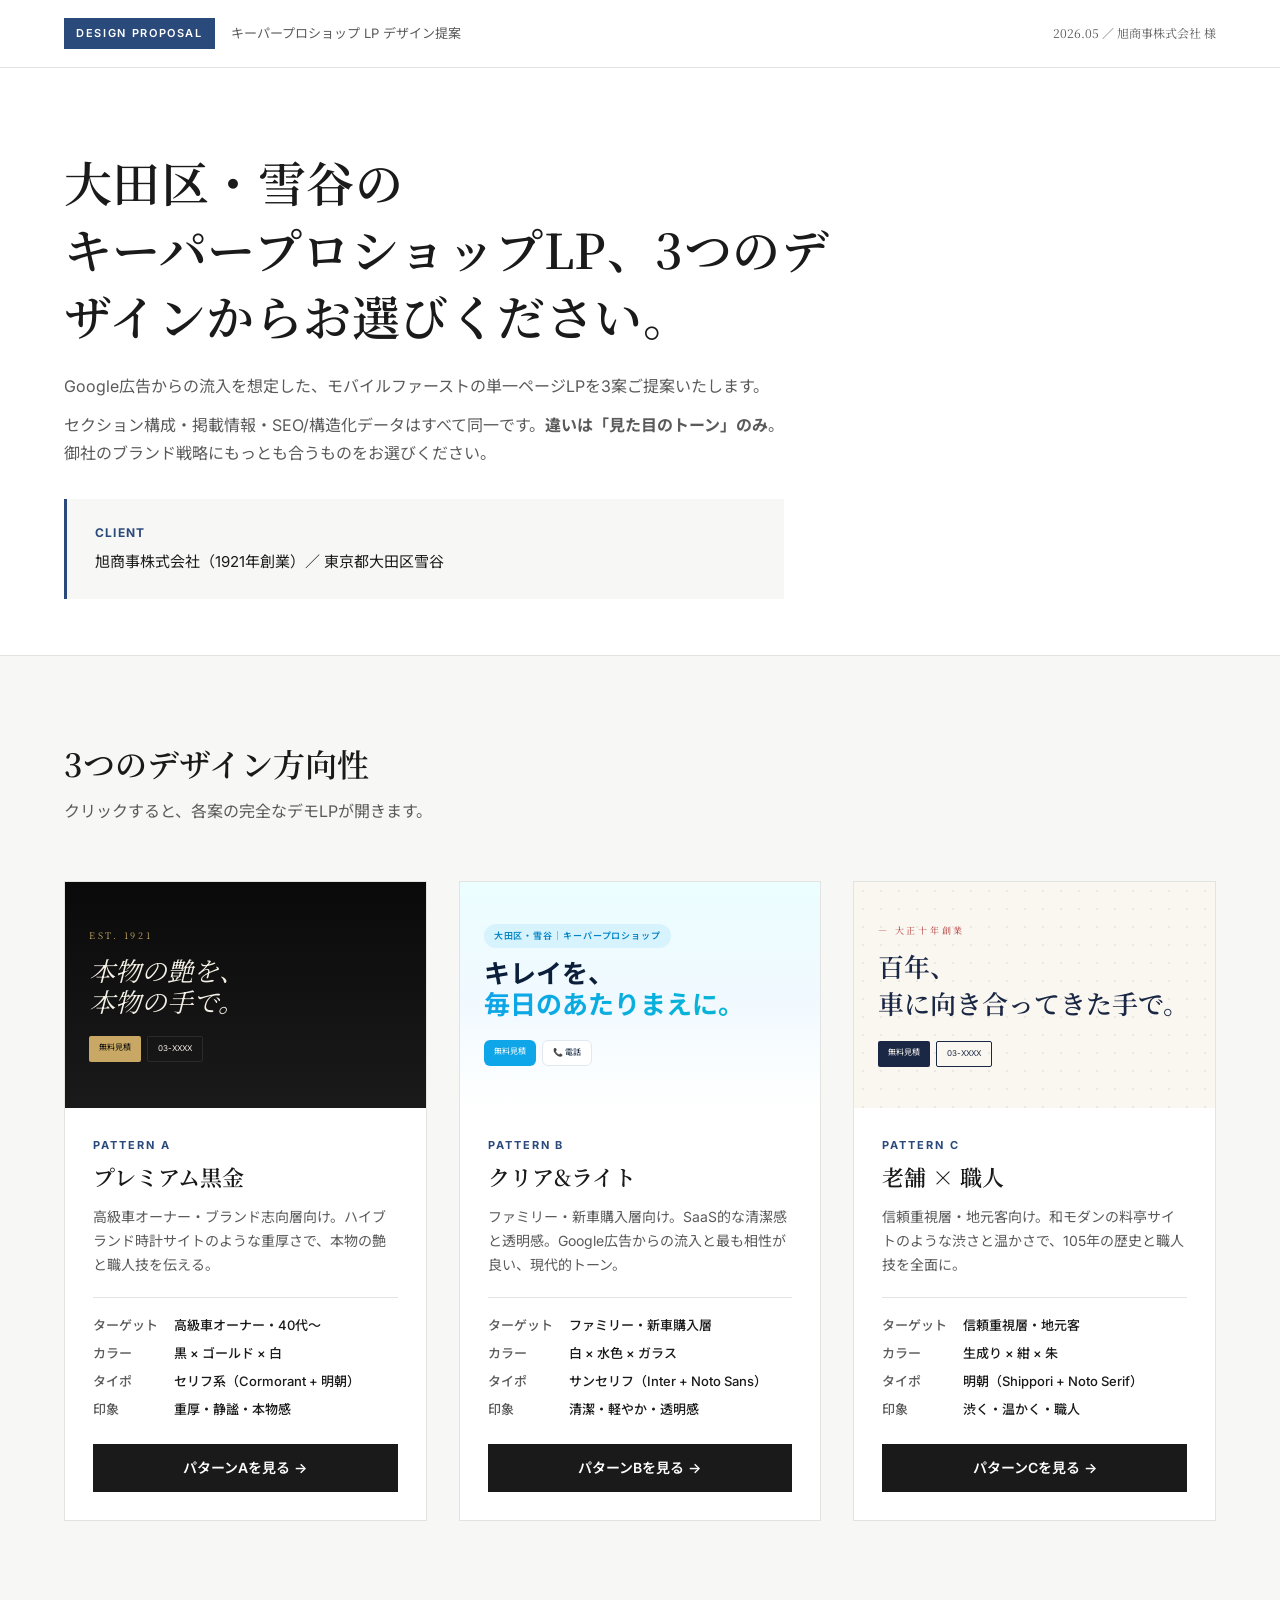
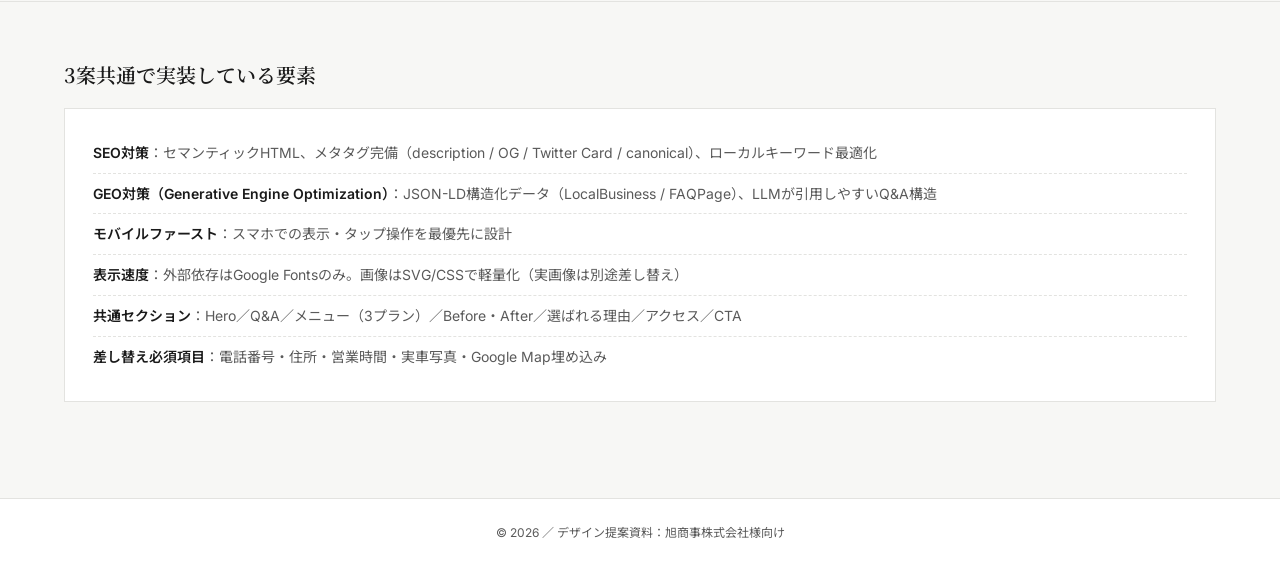
<file: index.html>
<!DOCTYPE html>
<html lang="ja">
<head>
<meta charset="UTF-8">
<meta name="viewport" content="width=device-width, initial-scale=1.0">
<title>キーパープロショップLP デザイン提案｜旭商事株式会社</title>
<meta name="description" content="旭商事株式会社向け キーパープロショップLPのデザイン提案。3案のテイストから方向性を選定いただけます。">
<meta name="robots" content="noindex">
<link rel="preconnect" href="https://fonts.googleapis.com">
<link rel="preconnect" href="https://fonts.gstatic.com" crossorigin>
<link href="https://fonts.googleapis.com/css2?family=Inter:wght@400;500;600;700&family=Noto+Sans+JP:wght@400;500;700&family=Noto+Serif+JP:wght@500;600&display=swap" rel="stylesheet">
<style>
  :root {
    --bg: #f7f7f5;
    --paper: #ffffff;
    --ink: #1a1a1a;
    --ink-mute: #5a5a5a;
    --line: #e3e3e0;
    --accent: #2a4a7c;
    --sans: "Inter", "Noto Sans JP", sans-serif;
    --serif: "Noto Serif JP", serif;
  }
  * { box-sizing: border-box; margin: 0; padding: 0; }
  body {
    font-family: var(--sans);
    background: var(--bg);
    color: var(--ink);
    line-height: 1.7;
    -webkit-font-smoothing: antialiased;
  }
  a { color: inherit; text-decoration: none; }
  img, svg { max-width: 100%; display: block; }

  .container { max-width: 1200px; margin: 0 auto; padding: 0 24px; }

  /* Header */
  header {
    background: var(--paper);
    border-bottom: 1px solid var(--line);
    padding: 18px 0;
  }
  header .inner { display: flex; align-items: center; justify-content: space-between; }
  header .meta { display: flex; align-items: center; gap: 16px; }
  header .badge {
    background: var(--accent); color: #fff;
    font-size: 11px; letter-spacing: 0.15em;
    padding: 6px 12px; font-weight: 600;
  }
  header .label { font-size: 13px; color: var(--ink-mute); }
  header .date { font-size: 12px; color: var(--ink-mute); font-family: var(--serif); }

  /* Hero */
  .hero {
    padding: 80px 0 56px;
    border-bottom: 1px solid var(--line);
    background: var(--paper);
  }
  .hero h1 {
    font-family: var(--serif);
    font-size: clamp(32px, 5vw, 48px);
    font-weight: 600; line-height: 1.4;
    margin-bottom: 24px; letter-spacing: 0.01em;
    max-width: 800px;
  }
  .hero p {
    font-size: 16px; color: var(--ink-mute);
    max-width: 720px; margin-bottom: 12px;
  }
  .hero .client {
    margin-top: 32px;
    padding: 24px 28px;
    background: var(--bg);
    border-left: 3px solid var(--accent);
    max-width: 720px;
  }
  .hero .client dt { font-size: 12px; font-weight: 700; letter-spacing: 0.1em; color: var(--accent); margin-bottom: 6px; }
  .hero .client dd { font-size: 15px; }

  /* Pattern grid */
  .patterns { padding: 80px 0; }
  .patterns h2 {
    font-family: var(--serif);
    font-size: clamp(24px, 3.5vw, 32px);
    font-weight: 600;
    margin-bottom: 8px;
  }
  .patterns .lead { color: var(--ink-mute); margin-bottom: 56px; }

  .grid { display: grid; grid-template-columns: repeat(auto-fit, minmax(320px, 1fr)); gap: 32px; }

  .card {
    background: var(--paper);
    border: 1px solid var(--line);
    overflow: hidden;
    display: flex; flex-direction: column;
    transition: transform 0.2s, box-shadow 0.2s;
  }
  .card:hover { transform: translateY(-4px); box-shadow: 0 12px 36px rgba(0,0,0,0.08); }

  /* Thumb mock */
  .thumb { aspect-ratio: 16 / 10; position: relative; overflow: hidden; }
  .thumb-a { background: linear-gradient(180deg, #0a0a0a 0%, #1a1a1a 100%); }
  .thumb-b { background: linear-gradient(180deg, #ecfeff 0%, #f0f9ff 50%, #ffffff 100%); }
  .thumb-c { background: #faf7f0; }
  .thumb-inner {
    position: absolute; inset: 0;
    padding: 24px;
    display: flex; flex-direction: column; justify-content: center; gap: 10px;
  }
  .thumb-eyebrow { font-size: 9px; letter-spacing: 0.3em; }
  .thumb-title { line-height: 1.2; }
  .thumb-cta { margin-top: 10px; display: flex; gap: 6px; }
  .thumb-cta span {
    font-size: 8px; padding: 5px 10px;
    border-radius: 2px;
  }

  .thumb-a .thumb-eyebrow { color: #c8a864; font-family: var(--serif); }
  .thumb-a .thumb-title { font-family: "Cormorant Garamond", var(--serif); font-size: 26px; font-weight: 400; color: #f5f0e6; font-style: italic; }
  .thumb-a .thumb-cta span:first-child { background: #c8a864; color: #0a0a0a; }
  .thumb-a .thumb-cta span:last-child { border: 1px solid #2a2a2a; color: #f5f0e6; }

  .thumb-b .thumb-eyebrow { background: rgba(14,165,233,0.1); color: #0284c7; padding: 4px 10px; border-radius: 999px; align-self: flex-start; font-weight: 600; letter-spacing: 0.1em; }
  .thumb-b .thumb-title { font-family: var(--sans); font-size: 26px; font-weight: 700; color: #0b1f3a; }
  .thumb-b .thumb-title em { background: linear-gradient(120deg, #0ea5e9, #06b6d4); -webkit-background-clip: text; -webkit-text-fill-color: transparent; font-style: normal; }
  .thumb-b .thumb-cta span:first-child { background: #0ea5e9; color: #fff; border-radius: 6px; }
  .thumb-b .thumb-cta span:last-child { background: #fff; color: #0b1f3a; border-radius: 6px; border: 1px solid #e2e8f0; }

  .thumb-c .thumb-eyebrow { color: #b33a3a; font-family: var(--serif); }
  .thumb-c .thumb-title { font-family: var(--serif); font-size: 26px; font-weight: 600; color: #1b2845; line-height: 1.4; }
  .thumb-c .thumb-cta span:first-child { background: #1b2845; color: #faf7f0; }
  .thumb-c .thumb-cta span:last-child { border: 1px solid #1b2845; color: #1b2845; }
  .thumb-c::before {
    content: ""; position: absolute; inset: 0;
    background-image: radial-gradient(circle, rgba(27,40,69,0.08) 1px, transparent 1.5px);
    background-size: 18px 18px;
  }

  /* Card body */
  .card-body { padding: 28px; flex: 1; display: flex; flex-direction: column; }
  .card-tag {
    font-size: 11px; letter-spacing: 0.18em; font-weight: 700;
    color: var(--accent); margin-bottom: 8px;
  }
  .card-title {
    font-family: var(--serif);
    font-size: 22px; font-weight: 600;
    margin-bottom: 12px; line-height: 1.4;
  }
  .card-desc { font-size: 14px; color: var(--ink-mute); margin-bottom: 20px; flex: 1; }
  .card-meta {
    display: grid; grid-template-columns: auto 1fr; gap: 6px 16px;
    font-size: 13px; margin-bottom: 24px;
    padding-top: 16px; border-top: 1px solid var(--line);
  }
  .card-meta dt { color: var(--ink-mute); font-weight: 500; }
  .card-meta dd { color: var(--ink); font-weight: 500; }
  .card-cta {
    display: inline-flex; align-items: center; justify-content: center;
    padding: 12px 22px;
    background: var(--ink); color: var(--paper);
    font-size: 14px; font-weight: 600;
    transition: background 0.2s;
  }
  .card-cta:hover { background: var(--accent); }

  /* Notes */
  .notes {
    padding: 56px 0 96px;
    border-top: 1px solid var(--line);
  }
  .notes h3 {
    font-family: var(--serif); font-size: 20px; font-weight: 600;
    margin-bottom: 16px;
  }
  .notes ul {
    list-style: none;
    background: var(--paper);
    border: 1px solid var(--line);
    padding: 24px 28px;
  }
  .notes li {
    padding: 8px 0;
    font-size: 14px; color: var(--ink-mute);
    border-bottom: 1px dashed var(--line);
  }
  .notes li:last-child { border-bottom: 0; }
  .notes li strong { color: var(--ink); font-weight: 600; }

  footer {
    padding: 24px 0;
    border-top: 1px solid var(--line);
    text-align: center;
    font-size: 12px; color: var(--ink-mute);
    background: var(--paper);
  }
</style>
</head>
<body>

<header>
  <div class="container inner">
    <div class="meta">
      <span class="badge">DESIGN PROPOSAL</span>
      <span class="label">キーパープロショップ LP デザイン提案</span>
    </div>
    <span class="date">2026.05 ／ 旭商事株式会社 様</span>
  </div>
</header>

<section class="hero">
  <div class="container">
    <h1>大田区・雪谷の<br>キーパープロショップLP、3つのデザインからお選びください。</h1>
    <p>Google広告からの流入を想定した、モバイルファーストの単一ページLPを3案ご提案いたします。</p>
    <p>セクション構成・掲載情報・SEO/構造化データはすべて同一です。<strong>違いは「見た目のトーン」のみ</strong>。御社のブランド戦略にもっとも合うものをお選びください。</p>
    <dl class="client">
      <dt>CLIENT</dt>
      <dd>旭商事株式会社（1921年創業）／ 東京都大田区雪谷</dd>
    </dl>
  </div>
</section>

<section class="patterns">
  <div class="container">
    <h2>3つのデザイン方向性</h2>
    <p class="lead">クリックすると、各案の完全なデモLPが開きます。</p>

    <div class="grid">
      <!-- Pattern A -->
      <article class="card">
        <div class="thumb thumb-a">
          <div class="thumb-inner">
            <p class="thumb-eyebrow">EST. 1921</p>
            <h3 class="thumb-title">本物の艶を、<br>本物の手で。</h3>
            <div class="thumb-cta">
              <span>無料見積</span><span>03-XXXX</span>
            </div>
          </div>
        </div>
        <div class="card-body">
          <p class="card-tag">PATTERN A</p>
          <h3 class="card-title">プレミアム黒金</h3>
          <p class="card-desc">高級車オーナー・ブランド志向層向け。ハイブランド時計サイトのような重厚さで、本物の艶と職人技を伝える。</p>
          <dl class="card-meta">
            <dt>ターゲット</dt><dd>高級車オーナー・40代〜</dd>
            <dt>カラー</dt><dd>黒 × ゴールド × 白</dd>
            <dt>タイポ</dt><dd>セリフ系（Cormorant + 明朝）</dd>
            <dt>印象</dt><dd>重厚・静謐・本物感</dd>
          </dl>
          <a href="pattern-a/index.html" class="card-cta">パターンAを見る →</a>
        </div>
      </article>

      <!-- Pattern B -->
      <article class="card">
        <div class="thumb thumb-b">
          <div class="thumb-inner">
            <p class="thumb-eyebrow">大田区・雪谷｜キーパープロショップ</p>
            <h3 class="thumb-title">キレイを、<br><em>毎日のあたりまえに。</em></h3>
            <div class="thumb-cta">
              <span>無料見積</span><span>📞 電話</span>
            </div>
          </div>
        </div>
        <div class="card-body">
          <p class="card-tag">PATTERN B</p>
          <h3 class="card-title">クリア&ライト</h3>
          <p class="card-desc">ファミリー・新車購入層向け。SaaS的な清潔感と透明感。Google広告からの流入と最も相性が良い、現代的トーン。</p>
          <dl class="card-meta">
            <dt>ターゲット</dt><dd>ファミリー・新車購入層</dd>
            <dt>カラー</dt><dd>白 × 水色 × ガラス</dd>
            <dt>タイポ</dt><dd>サンセリフ（Inter + Noto Sans）</dd>
            <dt>印象</dt><dd>清潔・軽やか・透明感</dd>
          </dl>
          <a href="pattern-b/index.html" class="card-cta">パターンBを見る →</a>
        </div>
      </article>

      <!-- Pattern C -->
      <article class="card">
        <div class="thumb thumb-c">
          <div class="thumb-inner">
            <p class="thumb-eyebrow">— 大正十年創業</p>
            <h3 class="thumb-title">百年、<br>車に向き合ってきた手で。</h3>
            <div class="thumb-cta">
              <span>無料見積</span><span>03-XXXX</span>
            </div>
          </div>
        </div>
        <div class="card-body">
          <p class="card-tag">PATTERN C</p>
          <h3 class="card-title">老舗 × 職人</h3>
          <p class="card-desc">信頼重視層・地元客向け。和モダンの料亭サイトのような渋さと温かさで、105年の歴史と職人技を全面に。</p>
          <dl class="card-meta">
            <dt>ターゲット</dt><dd>信頼重視層・地元客</dd>
            <dt>カラー</dt><dd>生成り × 紺 × 朱</dd>
            <dt>タイポ</dt><dd>明朝（Shippori + Noto Serif）</dd>
            <dt>印象</dt><dd>渋く・温かく・職人</dd>
          </dl>
          <a href="pattern-c/index.html" class="card-cta">パターンCを見る →</a>
        </div>
      </article>
    </div>
  </div>
</section>

<section class="notes">
  <div class="container">
    <h3>3案共通で実装している要素</h3>
    <ul>
      <li><strong>SEO対策</strong>：セマンティックHTML、メタタグ完備（description / OG / Twitter Card / canonical）、ローカルキーワード最適化</li>
      <li><strong>GEO対策（Generative Engine Optimization）</strong>：JSON-LD構造化データ（LocalBusiness / FAQPage）、LLMが引用しやすいQ&A構造</li>
      <li><strong>モバイルファースト</strong>：スマホでの表示・タップ操作を最優先に設計</li>
      <li><strong>表示速度</strong>：外部依存はGoogle Fontsのみ。画像はSVG/CSSで軽量化（実画像は別途差し替え）</li>
      <li><strong>共通セクション</strong>：Hero／Q&A／メニュー（3プラン）／Before・After／選ばれる理由／アクセス／CTA</li>
      <li><strong>差し替え必須項目</strong>：電話番号・住所・営業時間・実車写真・Google Map埋め込み</li>
    </ul>
  </div>
</section>

<footer>
  <div class="container">
    <p>© 2026 ／ デザイン提案資料：旭商事株式会社様向け</p>
  </div>
</footer>

</body>
</html>
</file>
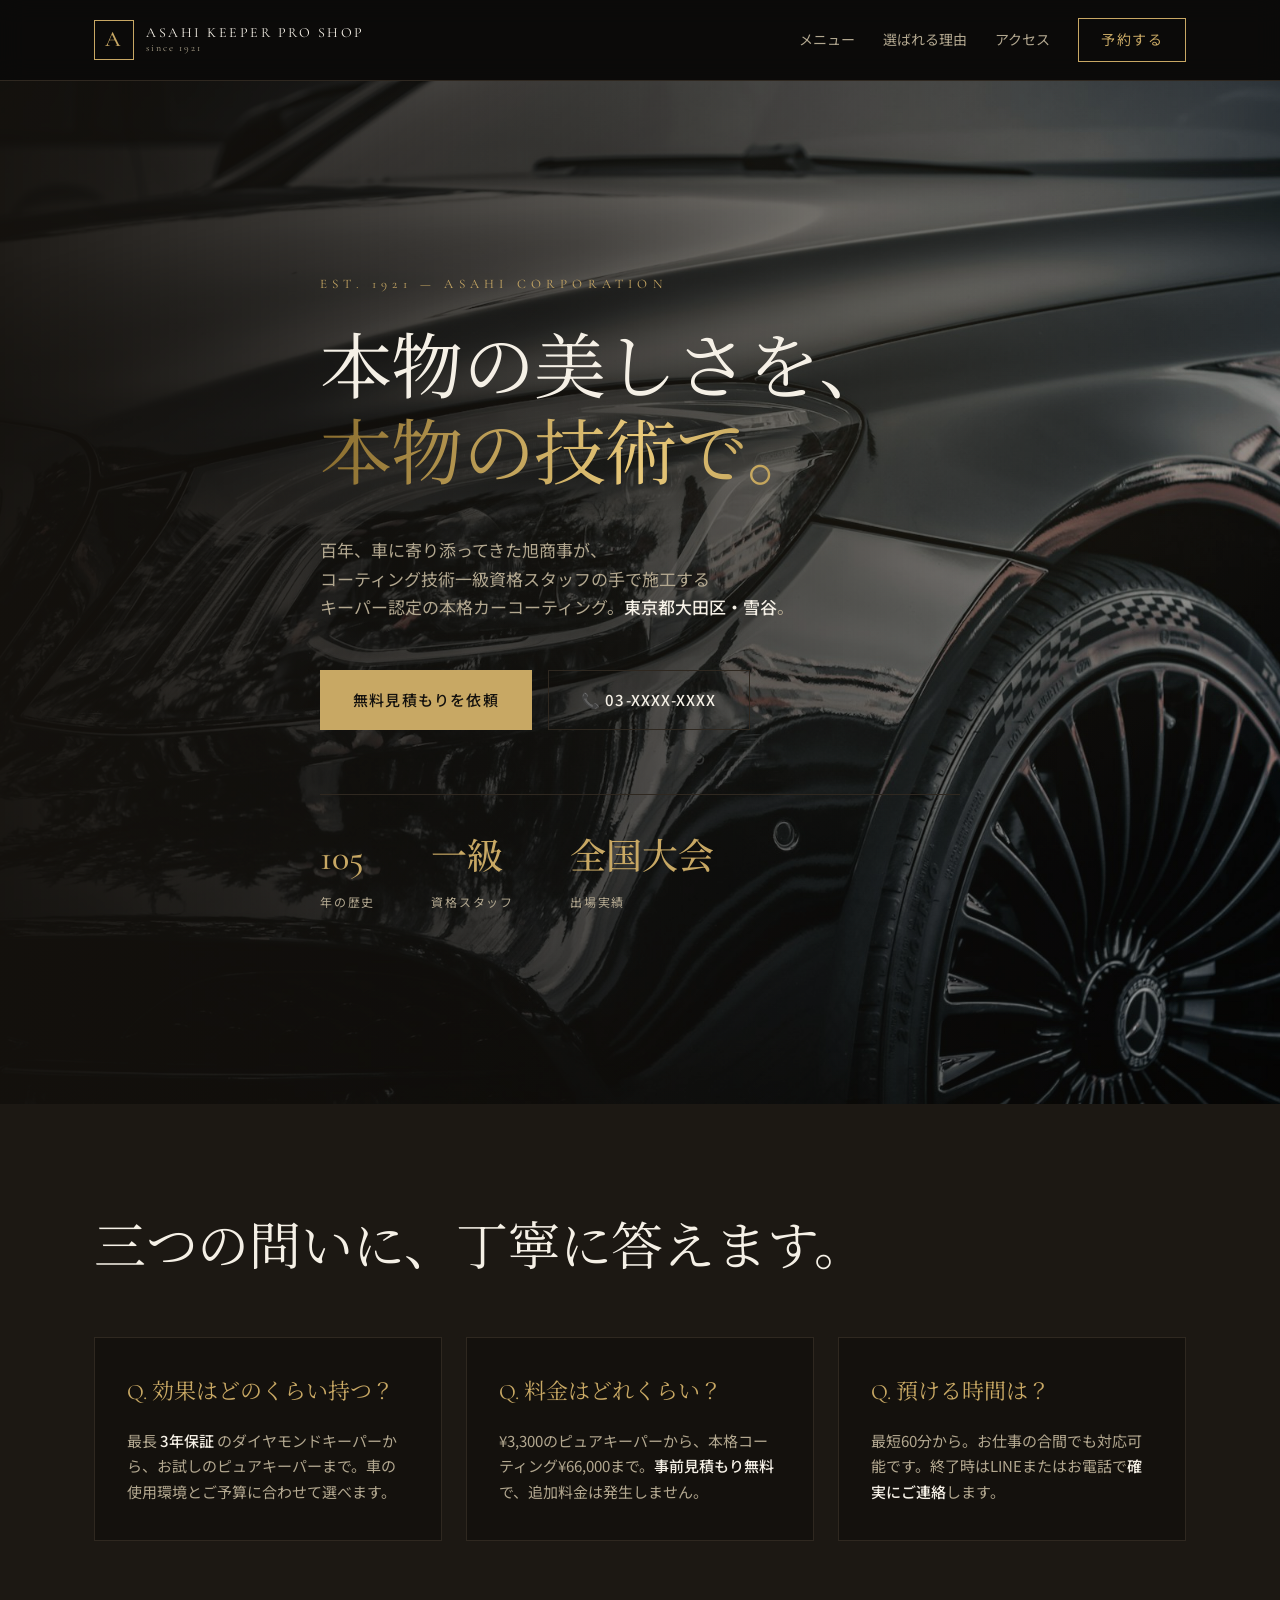
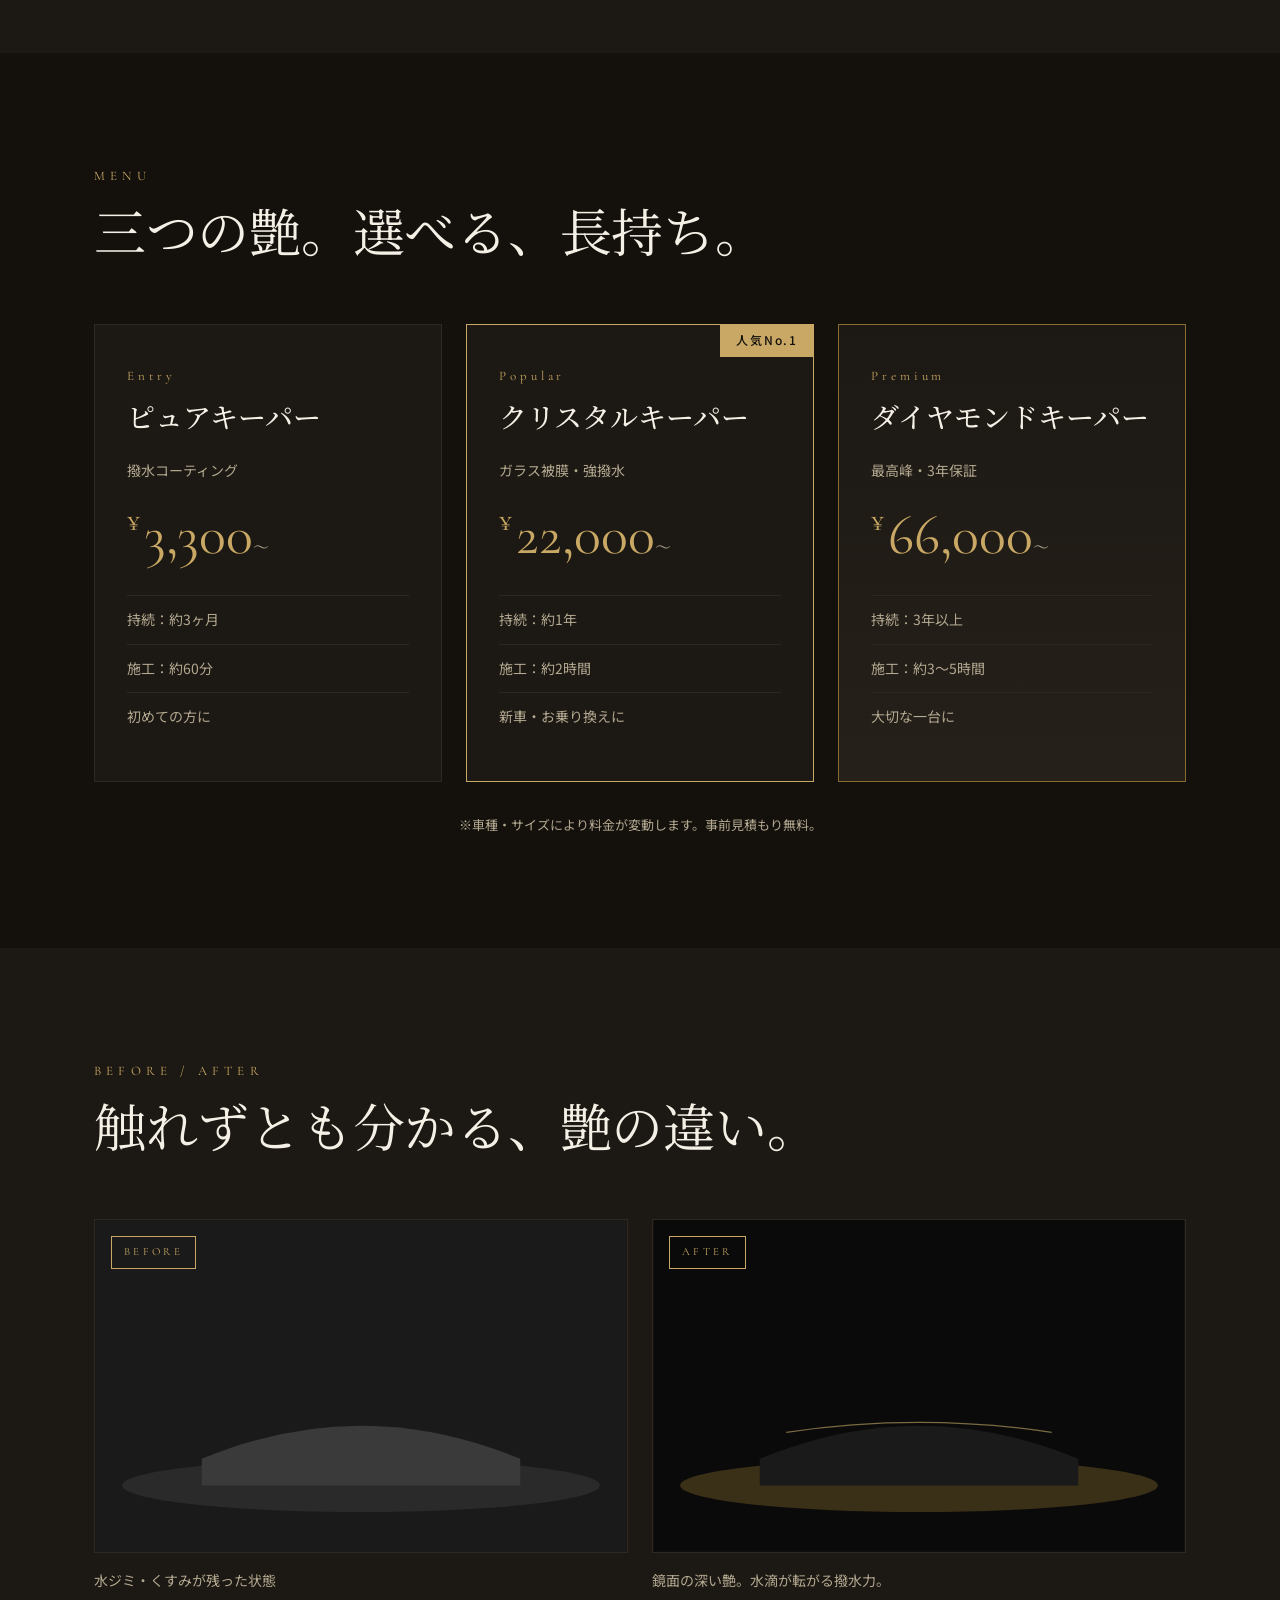
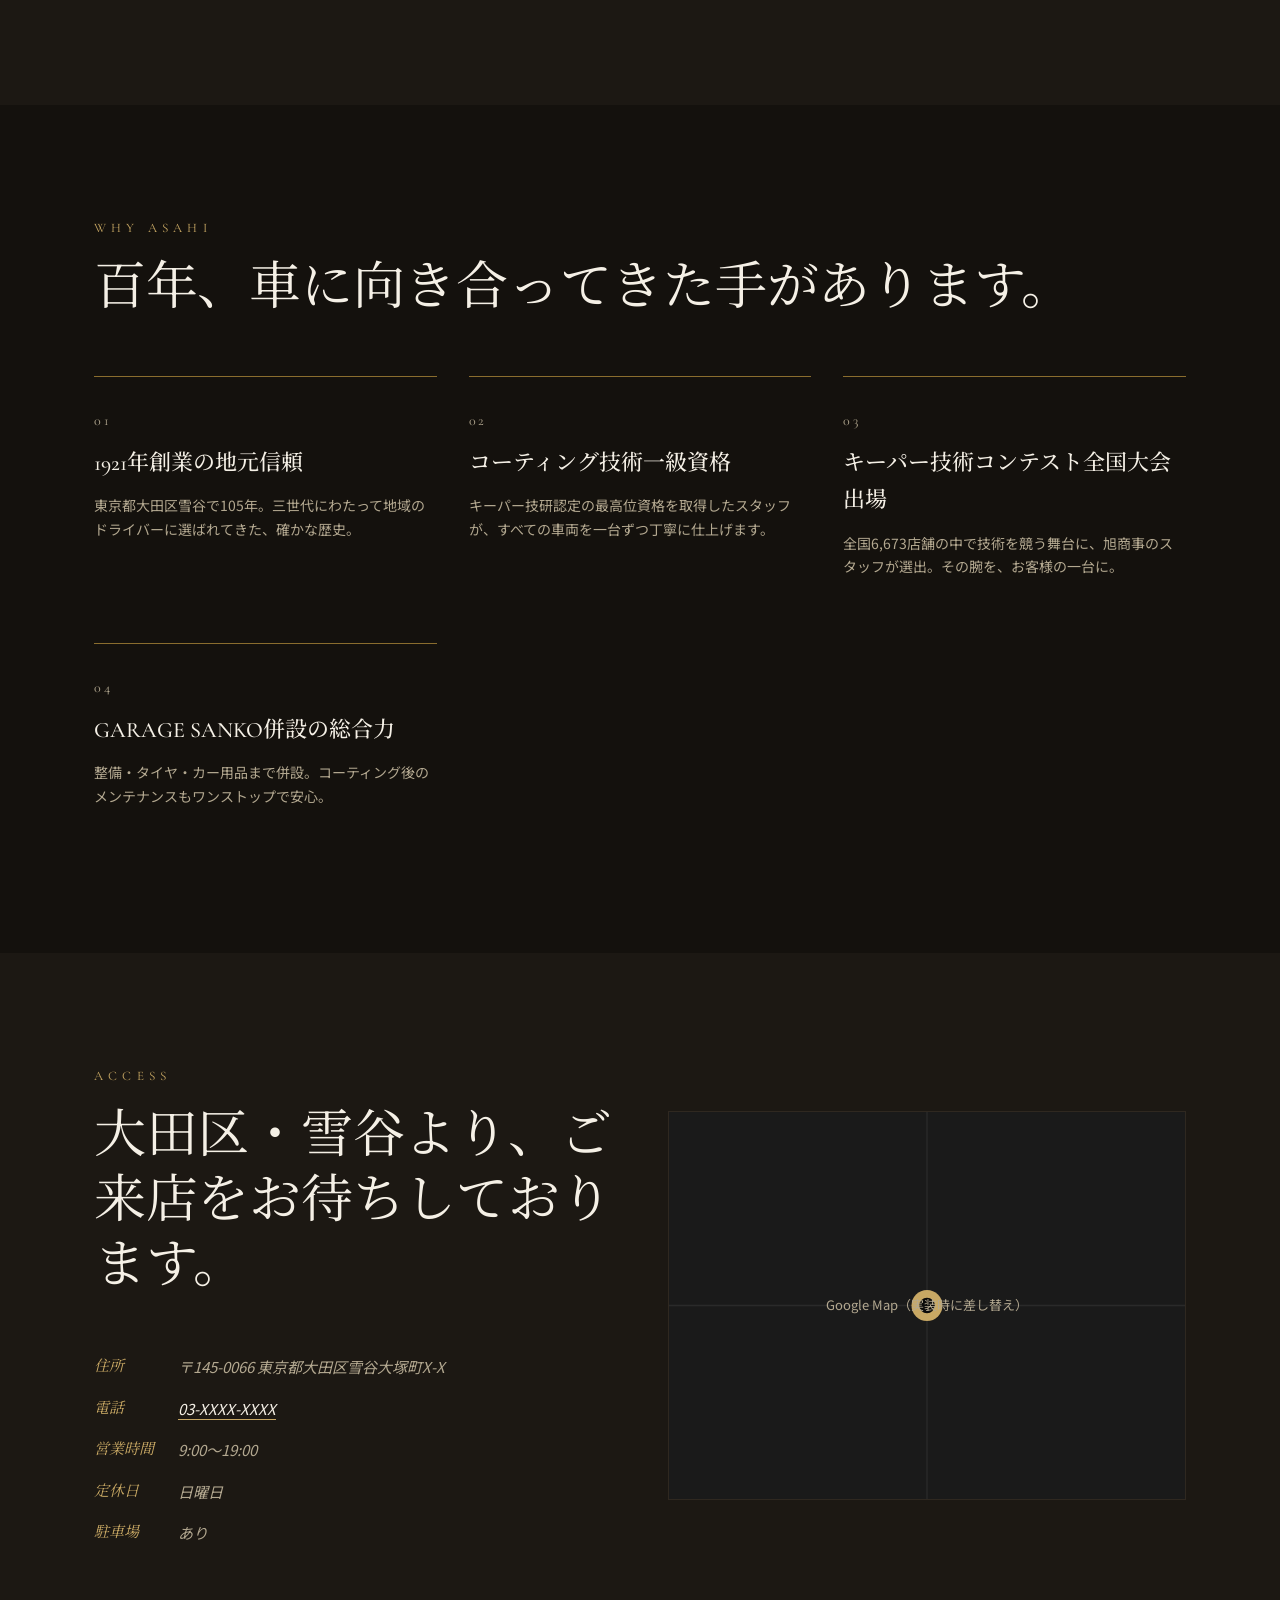
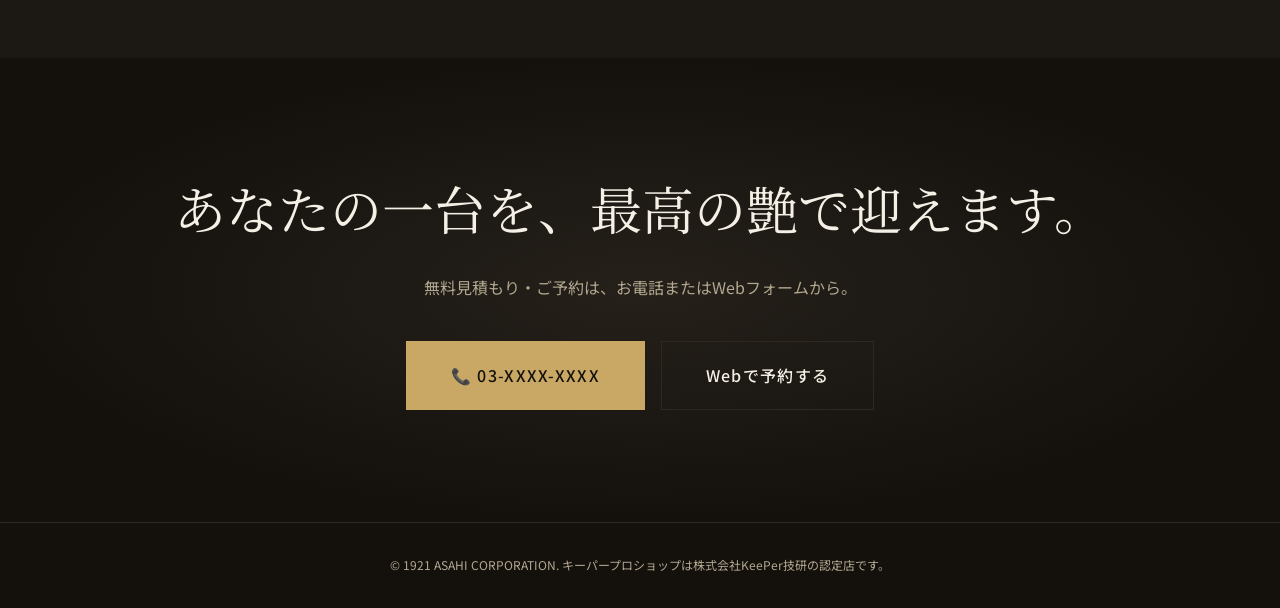
<file: pattern-a/index.html>
<!DOCTYPE html>
<html lang="ja">
<head>
<meta charset="UTF-8">
<meta name="viewport" content="width=device-width, initial-scale=1.0">
<title>キーパープロショップ｜旭商事株式会社｜大田区・雪谷のカーコーティング専門店</title>
<meta name="description" content="1921年創業・旭商事株式会社が運営するキーパープロショップ。コーティング技術一級資格を取得したスタッフが、ダイヤモンド／クリスタル／ピュアキーパーの本格カーコーティングを提供。東京都大田区雪谷で、最高級の艶と保護を。">
<meta name="keywords" content="キーパープロショップ,旭商事,カーコーティング,大田区,雪谷,ダイヤモンドキーパー,クリスタルキーパー,東京,コーティング">
<link rel="canonical" href="https://www.asahi-1921.co.jp/keeper/">

<meta property="og:type" content="website">
<meta property="og:title" content="キーパープロショップ｜旭商事株式会社｜大田区・雪谷">
<meta property="og:description" content="1921年創業・旭商事のキーパープロショップ。一級資格スタッフが施工する本格カーコーティング。">
<meta property="og:url" content="https://www.asahi-1921.co.jp/keeper/">
<meta property="og:site_name" content="旭商事株式会社">
<meta property="og:locale" content="ja_JP">
<meta name="twitter:card" content="summary_large_image">

<link rel="preconnect" href="https://fonts.googleapis.com">
<link rel="preconnect" href="https://fonts.gstatic.com" crossorigin>
<link href="https://fonts.googleapis.com/css2?family=Cormorant+Garamond:wght@300;400;500;600&family=Noto+Serif+JP:wght@400;500;700&family=Noto+Sans+JP:wght@400;500&display=swap" rel="stylesheet">
<link rel="stylesheet" href="style.css">

<script type="application/ld+json">
{
  "@context": "https://schema.org",
  "@type": "AutomotiveBusiness",
  "name": "キーパープロショップ 旭商事",
  "alternateName": "旭商事株式会社",
  "image": "https://www.asahi-1921.co.jp/keeper/og.jpg",
  "url": "https://www.asahi-1921.co.jp/keeper/",
  "telephone": "+81-3-XXXX-XXXX",
  "address": {
    "@type": "PostalAddress",
    "streetAddress": "雪谷大塚町X-X",
    "addressLocality": "大田区",
    "addressRegion": "東京都",
    "postalCode": "145-0066",
    "addressCountry": "JP"
  },
  "geo": {"@type": "GeoCoordinates", "latitude": 35.595, "longitude": 139.679},
  "openingHoursSpecification": [{
    "@type": "OpeningHoursSpecification",
    "dayOfWeek": ["Monday","Tuesday","Wednesday","Thursday","Friday","Saturday"],
    "opens": "09:00", "closes": "19:00"
  }],
  "foundingDate": "1921",
  "priceRange": "¥¥",
  "areaServed": {"@type":"AdministrativeArea","name":"東京都大田区"}
}
</script>

<script type="application/ld+json">
{
  "@context": "https://schema.org",
  "@type": "FAQPage",
  "mainEntity": [
    {"@type":"Question","name":"キーパーコーティングの効果はどのくらい持ちますか？","acceptedAnswer":{"@type":"Answer","text":"プランにより異なります。ピュアキーパーは約3ヶ月、クリスタルキーパーは約1年、ダイヤモンドキーパーはメンテナンス継続で3年以上の効果が期待できます。"}},
    {"@type":"Question","name":"雨ジミや洗車キズは消せますか？","acceptedAnswer":{"@type":"Answer","text":"軽度の水ジミ・洗車キズは下地処理で大幅に改善します。深いキズはスタッフが診断し最適なプランをご提案します。"}},
    {"@type":"Question","name":"旭商事のキーパープロショップが選ばれる理由は？","acceptedAnswer":{"@type":"Answer","text":"1921年創業の地元密着サービスステーション運営の信頼と、コーティング技術一級資格を取得したスタッフによる技術力です。キーパー技術コンテスト全国大会出場の実績もあります。"}}
  ]
}
</script>
</head>
<body>

<header class="site-header" role="banner">
  <div class="container header-inner">
    <a href="#" class="brand" aria-label="旭商事キーパープロショップ トップへ">
      <span class="brand-mark">A</span>
      <span class="brand-text">ASAHI KEEPER PRO SHOP<small>since 1921</small></span>
    </a>
    <nav class="site-nav" aria-label="主要ナビゲーション">
      <a href="#menu">メニュー</a>
      <a href="#reasons">選ばれる理由</a>
      <a href="#access">アクセス</a>
      <a href="#cta" class="nav-cta">予約する</a>
    </nav>
  </div>
</header>

<!-- ============ HERO ============ -->
<section class="hero" aria-labelledby="hero-h1">
  <!-- 背景画像：実車写真（差し替え自由） -->
  <div class="hero-bg" aria-hidden="true">
    <img src="../images/hero-a.jpg" alt="" class="hero-bg-img">
    <div class="hero-bg-overlay"></div>
  </div>

  <div class="container hero-inner">
    <div class="hero-copy">
      <p class="hero-eyebrow">EST. 1921 — ASAHI CORPORATION</p>
      <h1 id="hero-h1" class="hero-title">
        <span class="nowrap">本物の美しさを、</span>
        <span class="hero-title-em nowrap">本物の技術で。</span>
      </h1>
      <p class="hero-sub">
        <span class="nowrap">百年、車に寄り添ってきた旭商事が、</span><span class="nowrap">コーティング技術一級資格スタッフの手で施工する</span><br>
        <span class="nowrap">キーパー認定の本格カーコーティング。</span><strong class="nowrap">東京都大田区・雪谷</strong>。
      </p>
      <div class="hero-cta-row">
        <a href="#cta" class="btn btn-gold">無料見積もりを依頼</a>
        <a href="tel:03-XXXX-XXXX" class="btn btn-ghost">📞 03-XXXX-XXXX</a>
      </div>
      <ul class="hero-trust" aria-label="信頼指標">
        <li><strong>105</strong><span>年の歴史</span></li>
        <li><strong>一級</strong><span>資格スタッフ</span></li>
        <li><strong>全国大会</strong><span>出場実績</span></li>
      </ul>
    </div>
  </div>
</section>

<!-- ============ 不安に答える ============ -->
<section class="concerns" aria-labelledby="concerns-h2">
  <div class="container">
    <h2 id="concerns-h2" class="section-title">三つの問いに、丁寧に答えます。</h2>
    <div class="concern-grid">
      <article class="concern-card">
        <p class="concern-q">Q. 効果はどのくらい持つ？</p>
        <p class="concern-a">最長 <strong>3年保証</strong> のダイヤモンドキーパーから、お試しのピュアキーパーまで。車の使用環境とご予算に合わせて選べます。</p>
      </article>
      <article class="concern-card">
        <p class="concern-q">Q. 料金はどれくらい？</p>
        <p class="concern-a">¥3,300のピュアキーパーから、本格コーティング¥66,000まで。<strong>事前見積もり無料</strong>で、追加料金は発生しません。</p>
      </article>
      <article class="concern-card">
        <p class="concern-q">Q. 預ける時間は？</p>
        <p class="concern-a">最短60分から。お仕事の合間でも対応可能です。終了時はLINEまたはお電話で<strong>確実にご連絡</strong>します。</p>
      </article>
    </div>
  </div>
</section>

<!-- ============ メニュー ============ -->
<section class="menu" id="menu" aria-labelledby="menu-h2">
  <div class="container">
    <p class="section-eyebrow">MENU</p>
    <h2 id="menu-h2" class="section-title">三つの艶。選べる、長持ち。</h2>
    <div class="menu-grid">
      <article class="menu-card">
        <header>
          <p class="menu-tier">Entry</p>
          <h3>ピュアキーパー</h3>
        </header>
        <p class="menu-effect">撥水コーティング</p>
        <p class="menu-price"><span>¥</span>3,300<small>〜</small></p>
        <ul class="menu-spec">
          <li>持続：約3ヶ月</li>
          <li>施工：約60分</li>
          <li>初めての方に</li>
        </ul>
      </article>
      <article class="menu-card menu-card-recommended">
        <header>
          <p class="menu-tier">Popular</p>
          <h3>クリスタルキーパー</h3>
        </header>
        <p class="menu-effect">ガラス被膜・強撥水</p>
        <p class="menu-price"><span>¥</span>22,000<small>〜</small></p>
        <ul class="menu-spec">
          <li>持続：約1年</li>
          <li>施工：約2時間</li>
          <li>新車・お乗り換えに</li>
        </ul>
        <p class="menu-badge">人気No.1</p>
      </article>
      <article class="menu-card menu-card-premium">
        <header>
          <p class="menu-tier">Premium</p>
          <h3>ダイヤモンドキーパー</h3>
        </header>
        <p class="menu-effect">最高峰・3年保証</p>
        <p class="menu-price"><span>¥</span>66,000<small>〜</small></p>
        <ul class="menu-spec">
          <li>持続：3年以上</li>
          <li>施工：約3〜5時間</li>
          <li>大切な一台に</li>
        </ul>
      </article>
    </div>
    <p class="menu-note">※車種・サイズにより料金が変動します。事前見積もり無料。</p>
  </div>
</section>

<!-- ============ Before/After ============ -->
<section class="ba" aria-labelledby="ba-h2">
  <div class="container">
    <p class="section-eyebrow">BEFORE / AFTER</p>
    <h2 id="ba-h2" class="section-title">触れずとも分かる、艶の違い。</h2>
    <div class="ba-grid">
      <figure class="ba-figure">
        <!-- 後日：施工前の実車写真に差し替え -->
        <div class="ba-img ba-before" role="img" aria-label="施工前の車のボディ表面">
          <span class="ba-label">BEFORE</span>
          <svg viewBox="0 0 400 250"><rect width="400" height="250" fill="#1a1a1a"/><ellipse cx="200" cy="200" rx="180" ry="20" fill="#2a2a2a"/><path d="M 80 180 Q 200 130 320 180 L 320 200 L 80 200 Z" fill="#3a3a3a"/></svg>
        </div>
        <figcaption>水ジミ・くすみが残った状態</figcaption>
      </figure>
      <figure class="ba-figure">
        <!-- 後日：施工後の実車写真に差し替え -->
        <div class="ba-img ba-after" role="img" aria-label="施工後の車のボディ表面">
          <span class="ba-label">AFTER</span>
          <svg viewBox="0 0 400 250"><rect width="400" height="250" fill="#0a0a0a"/><ellipse cx="200" cy="200" rx="180" ry="20" fill="#5a4820" opacity="0.6"/><path d="M 80 180 Q 200 130 320 180 L 320 200 L 80 200 Z" fill="#1a1a1a"/><path d="M 100 160 Q 200 145 300 160" stroke="#e9c97a" stroke-width="1" fill="none" opacity="0.5"/></svg>
        </div>
        <figcaption>鏡面の深い艶。水滴が転がる撥水力。</figcaption>
      </figure>
    </div>
  </div>
</section>

<!-- ============ 選ばれる理由 ============ -->
<section class="reasons" id="reasons" aria-labelledby="reasons-h2">
  <div class="container">
    <p class="section-eyebrow">WHY ASAHI</p>
    <h2 id="reasons-h2" class="section-title">百年、車に向き合ってきた手があります。</h2>
    <div class="reasons-grid">
      <article class="reason-card">
        <p class="reason-num">01</p>
        <h3>1921年創業の地元信頼</h3>
        <p>東京都大田区雪谷で105年。三世代にわたって地域のドライバーに選ばれてきた、確かな歴史。</p>
      </article>
      <article class="reason-card">
        <p class="reason-num">02</p>
        <h3>コーティング技術一級資格</h3>
        <p>キーパー技研認定の最高位資格を取得したスタッフが、すべての車両を一台ずつ丁寧に仕上げます。</p>
      </article>
      <article class="reason-card">
        <p class="reason-num">03</p>
        <h3>キーパー技術コンテスト全国大会出場</h3>
        <p>全国6,673店舗の中で技術を競う舞台に、旭商事のスタッフが選出。その腕を、お客様の一台に。</p>
      </article>
      <article class="reason-card">
        <p class="reason-num">04</p>
        <h3>GARAGE SANKO併設の総合力</h3>
        <p>整備・タイヤ・カー用品まで併設。コーティング後のメンテナンスもワンストップで安心。</p>
      </article>
    </div>
  </div>
</section>

<!-- ============ アクセス ============ -->
<section class="access" id="access" aria-labelledby="access-h2">
  <div class="container access-inner">
    <div class="access-info">
      <p class="section-eyebrow">ACCESS</p>
      <h2 id="access-h2" class="section-title">大田区・雪谷より、ご来店をお待ちしております。</h2>
      <address class="access-detail">
        <dl>
          <dt>住所</dt><dd>〒145-0066 東京都大田区雪谷大塚町X-X</dd>
          <dt>電話</dt><dd><a href="tel:03-XXXX-XXXX">03-XXXX-XXXX</a></dd>
          <dt>営業時間</dt><dd>9:00〜19:00</dd>
          <dt>定休日</dt><dd>日曜日</dd>
          <dt>駐車場</dt><dd>あり</dd>
        </dl>
      </address>
    </div>
    <div class="access-map" aria-label="店舗地図">
      <!-- 後日：Google Maps iframeに差し替え -->
      <div class="map-placeholder">
        <svg viewBox="0 0 400 300"><rect width="400" height="300" fill="#1a1a1a"/><path d="M 0 150 L 400 150 M 200 0 L 200 300" stroke="#2a2a2a" stroke-width="1"/><circle cx="200" cy="150" r="12" fill="#c8a864"/><circle cx="200" cy="150" r="6" fill="#0a0a0a"/></svg>
        <p>Google Map（実装時に差し替え）</p>
      </div>
    </div>
  </div>
</section>

<!-- ============ 最終CTA ============ -->
<section class="cta-final" id="cta" aria-labelledby="cta-h2">
  <div class="container">
    <h2 id="cta-h2" class="cta-title">あなたの一台を、最高の艶で迎えます。</h2>
    <p class="cta-sub">無料見積もり・ご予約は、お電話またはWebフォームから。</p>
    <div class="cta-row">
      <a href="tel:03-XXXX-XXXX" class="btn btn-gold btn-lg">📞 03-XXXX-XXXX</a>
      <a href="#" class="btn btn-ghost btn-lg">Webで予約する</a>
    </div>
  </div>
</section>

<footer class="site-footer">
  <div class="container">
    <p>© 1921 ASAHI CORPORATION. キーパープロショップは株式会社KeePer技研の認定店です。</p>
  </div>
</footer>

</body>
</html>
</file>
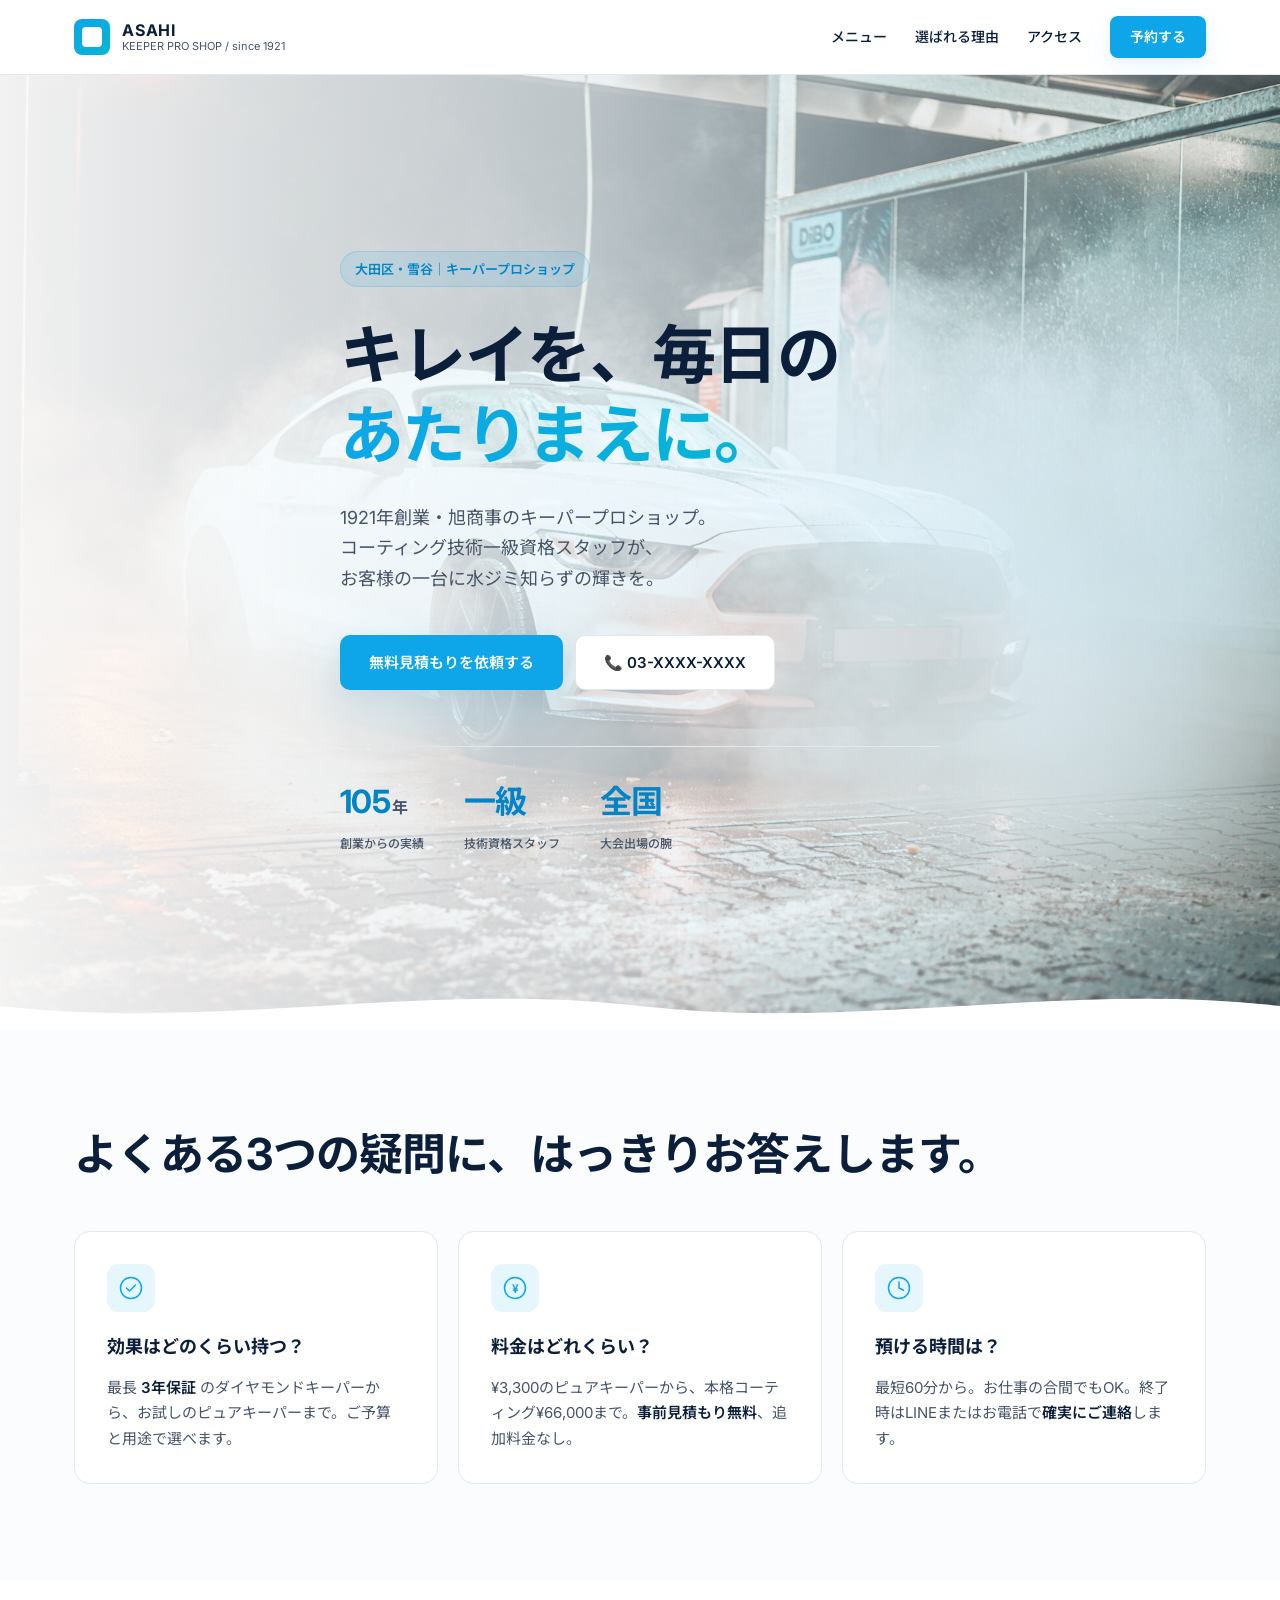
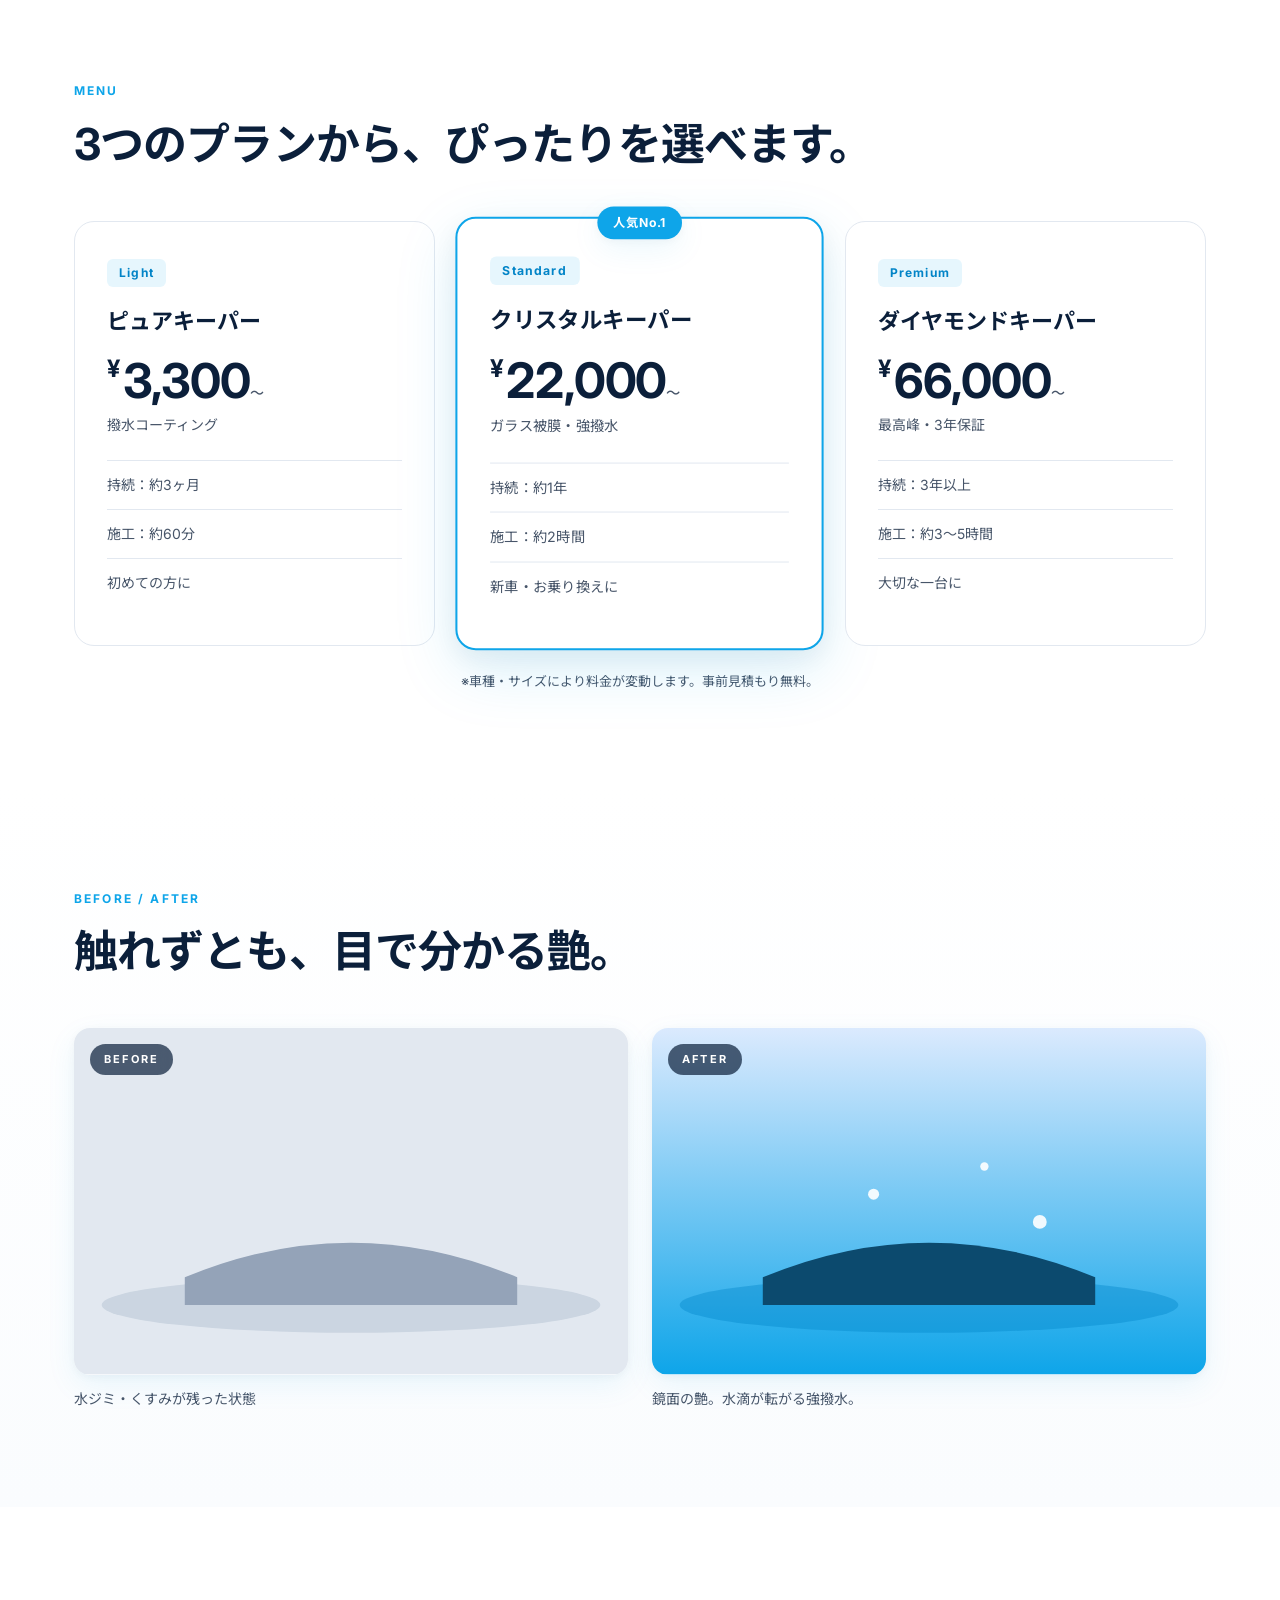
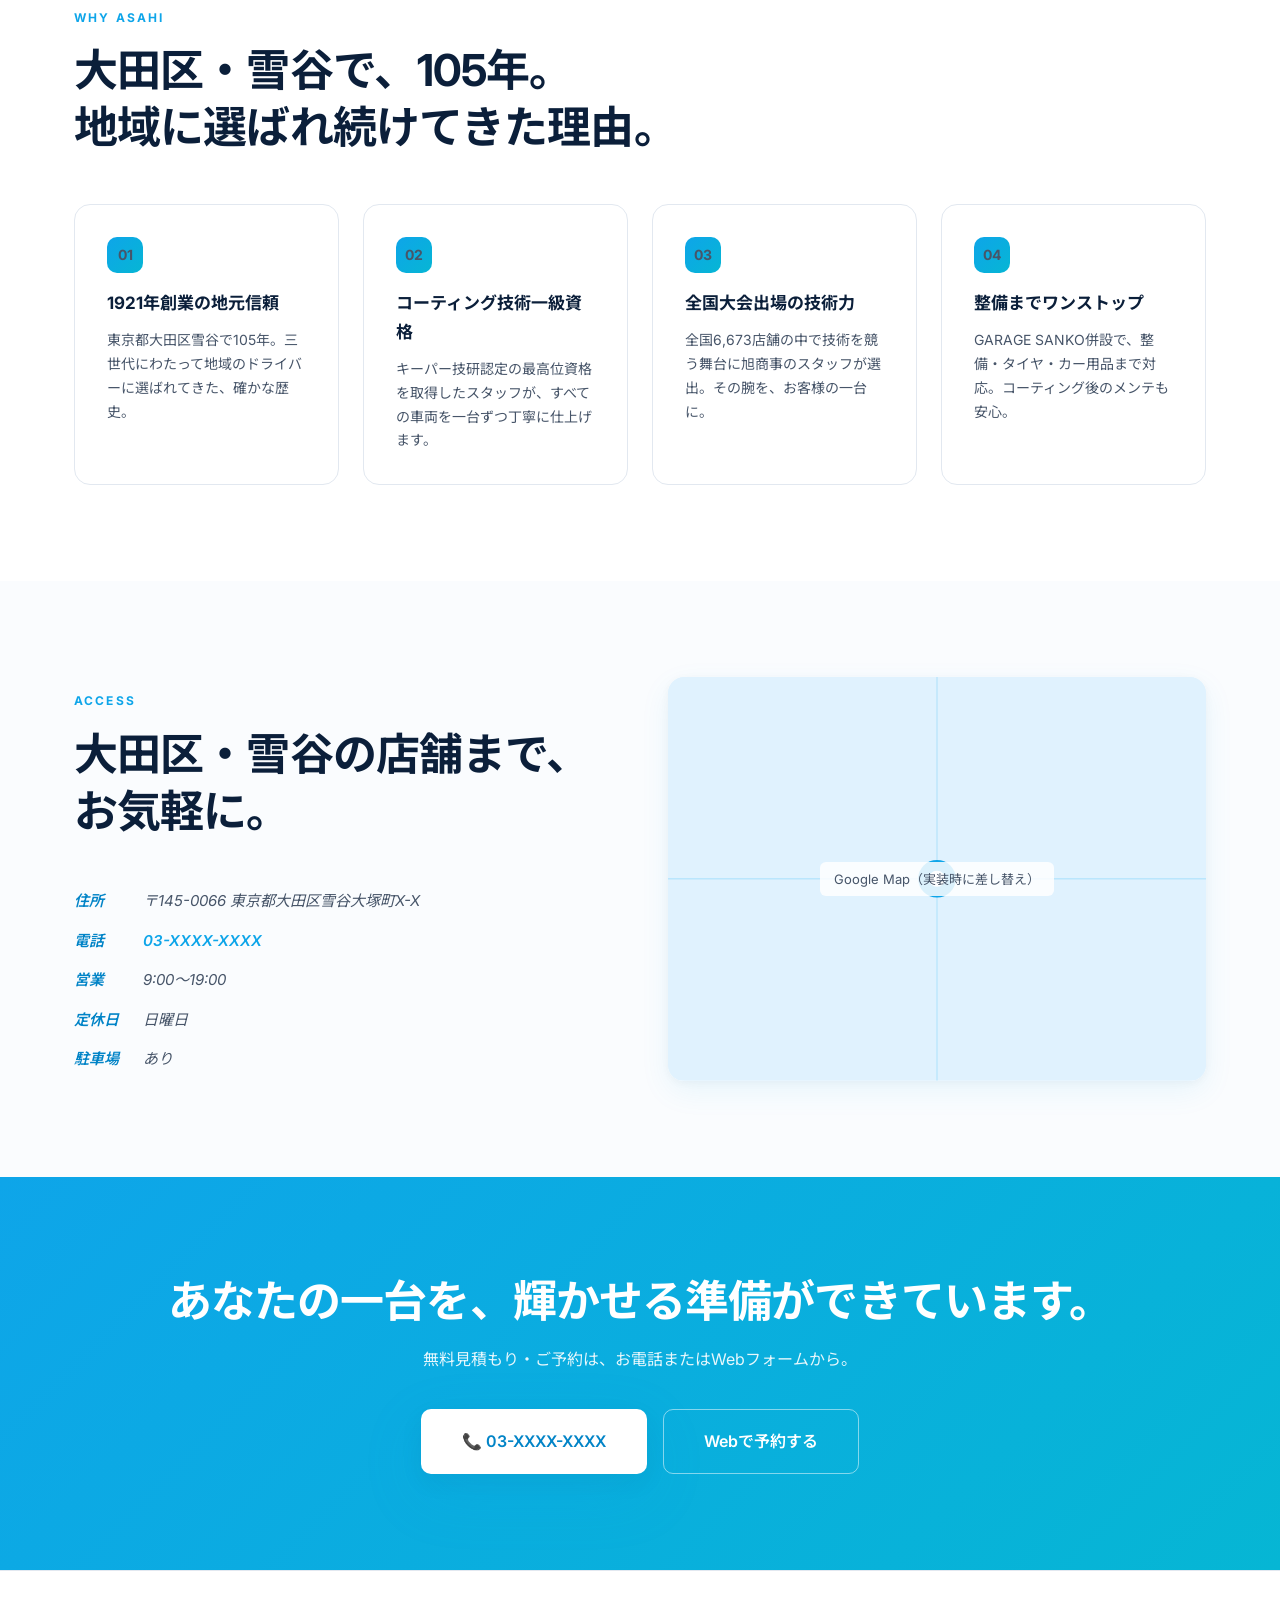
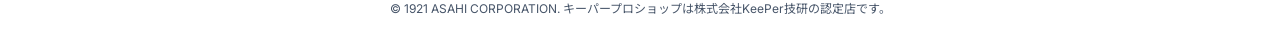
<file: pattern-b/index.html>
<!DOCTYPE html>
<html lang="ja">
<head>
<meta charset="UTF-8">
<meta name="viewport" content="width=device-width, initial-scale=1.0">
<title>キーパープロショップ｜旭商事株式会社｜大田区・雪谷のカーコーティング専門店</title>
<meta name="description" content="1921年創業・旭商事株式会社が運営するキーパープロショップ。コーティング技術一級資格を取得したスタッフが、ダイヤモンド／クリスタル／ピュアキーパーの本格カーコーティングを提供。東京都大田区雪谷で、車の輝きをもっと身近に。">
<meta name="keywords" content="キーパープロショップ,旭商事,カーコーティング,大田区,雪谷,ダイヤモンドキーパー,クリスタルキーパー,東京,コーティング">
<link rel="canonical" href="https://www.asahi-1921.co.jp/keeper/">

<meta property="og:type" content="website">
<meta property="og:title" content="キーパープロショップ｜旭商事株式会社｜大田区・雪谷">
<meta property="og:description" content="1921年創業・旭商事のキーパープロショップ。一級資格スタッフが施工する本格カーコーティング。">
<meta property="og:url" content="https://www.asahi-1921.co.jp/keeper/">
<meta property="og:site_name" content="旭商事株式会社">
<meta property="og:locale" content="ja_JP">
<meta name="twitter:card" content="summary_large_image">

<link rel="preconnect" href="https://fonts.googleapis.com">
<link rel="preconnect" href="https://fonts.gstatic.com" crossorigin>
<link href="https://fonts.googleapis.com/css2?family=Inter:wght@400;500;600;700&family=Noto+Sans+JP:wght@400;500;700&display=swap" rel="stylesheet">
<link rel="stylesheet" href="style.css">

<script type="application/ld+json">
{
  "@context": "https://schema.org",
  "@type": "AutomotiveBusiness",
  "name": "キーパープロショップ 旭商事",
  "url": "https://www.asahi-1921.co.jp/keeper/",
  "telephone": "+81-3-XXXX-XXXX",
  "address": {"@type":"PostalAddress","streetAddress":"雪谷大塚町X-X","addressLocality":"大田区","addressRegion":"東京都","postalCode":"145-0066","addressCountry":"JP"},
  "geo": {"@type": "GeoCoordinates", "latitude": 35.595, "longitude": 139.679},
  "openingHoursSpecification": [{"@type":"OpeningHoursSpecification","dayOfWeek":["Monday","Tuesday","Wednesday","Thursday","Friday","Saturday"],"opens":"09:00","closes":"19:00"}],
  "foundingDate": "1921",
  "priceRange": "¥¥",
  "areaServed": {"@type":"AdministrativeArea","name":"東京都大田区"}
}
</script>

<script type="application/ld+json">
{
  "@context": "https://schema.org",
  "@type": "FAQPage",
  "mainEntity": [
    {"@type":"Question","name":"キーパーコーティングの効果はどのくらい持ちますか？","acceptedAnswer":{"@type":"Answer","text":"プランにより異なります。ピュアキーパーは約3ヶ月、クリスタルキーパーは約1年、ダイヤモンドキーパーはメンテナンス継続で3年以上の効果が期待できます。"}},
    {"@type":"Question","name":"雨ジミや洗車キズは消せますか？","acceptedAnswer":{"@type":"Answer","text":"軽度の水ジミ・洗車キズは下地処理で大幅に改善します。深いキズはスタッフが診断し最適なプランをご提案します。"}},
    {"@type":"Question","name":"旭商事のキーパープロショップが選ばれる理由は？","acceptedAnswer":{"@type":"Answer","text":"1921年創業の地元密着サービスステーション運営の信頼と、コーティング技術一級資格を取得したスタッフによる技術力です。キーパー技術コンテスト全国大会出場の実績もあります。"}}
  ]
}
</script>
</head>
<body>

<header class="site-header" role="banner">
  <div class="container header-inner">
    <a href="#" class="brand" aria-label="旭商事キーパープロショップ トップへ">
      <span class="brand-mark"></span>
      <span class="brand-text">
        <strong>ASAHI</strong>
        <small>KEEPER PRO SHOP / since 1921</small>
      </span>
    </a>
    <nav class="site-nav" aria-label="主要ナビゲーション">
      <a href="#menu">メニュー</a>
      <a href="#reasons">選ばれる理由</a>
      <a href="#access">アクセス</a>
      <a href="#cta" class="nav-cta">予約する</a>
    </nav>
  </div>
</header>

<!-- ============ HERO ============ -->
<section class="hero" aria-labelledby="hero-h1">
  <!-- 背景画像：実車写真（差し替え自由） -->
  <div class="hero-bg" aria-hidden="true">
    <img src="../images/hero-b.jpg" alt="" class="hero-bg-img">
    <div class="hero-bg-overlay"></div>
  </div>
  <div class="container hero-inner">
    <div class="hero-copy">
      <p class="hero-eyebrow">大田区・雪谷｜キーパープロショップ</p>
      <h1 id="hero-h1" class="hero-title">
        <span class="nowrap">キレイを、毎日の</span><br><span class="hero-em nowrap">あたりまえに。</span>
      </h1>
      <p class="hero-sub">
        <span class="nowrap">1921年創業・旭商事のキーパープロショップ。</span><br>
        <span class="nowrap">コーティング技術一級資格スタッフが、</span><span class="nowrap">お客様の一台に水ジミ知らずの輝きを。</span>
      </p>
      <div class="hero-cta-row">
        <a href="#cta" class="btn btn-primary">無料見積もりを依頼する</a>
        <a href="tel:03-XXXX-XXXX" class="btn btn-outline">📞 03-XXXX-XXXX</a>
      </div>
      <ul class="hero-trust" aria-label="信頼指標">
        <li><strong>105<span>年</span></strong><span class="lbl">創業からの実績</span></li>
        <li><strong>一級<span></span></strong><span class="lbl">技術資格スタッフ</span></li>
        <li><strong>全国<span></span></strong><span class="lbl">大会出場の腕</span></li>
      </ul>
    </div>
  </div>
  <div class="hero-wave" aria-hidden="true">
    <svg viewBox="0 0 1440 80" preserveAspectRatio="none"><path d="M0,40 C240,80 480,0 720,40 C960,80 1200,0 1440,40 L1440,80 L0,80 Z" fill="#ffffff"/></svg>
  </div>
</section>

<!-- ============ 不安に答える ============ -->
<section class="concerns" aria-labelledby="concerns-h2">
  <div class="container">
    <h2 id="concerns-h2" class="section-title">よくある3つの疑問に、はっきりお答えします。</h2>
    <div class="concern-grid">
      <article class="concern-card">
        <div class="concern-icon" aria-hidden="true">
          <svg viewBox="0 0 32 32"><circle cx="16" cy="16" r="14" stroke="currentColor" stroke-width="2" fill="none"/><path d="M10 16 L14 20 L22 12" stroke="currentColor" stroke-width="2" fill="none" stroke-linecap="round" stroke-linejoin="round"/></svg>
        </div>
        <p class="concern-q">効果はどのくらい持つ？</p>
        <p class="concern-a">最長 <strong>3年保証</strong> のダイヤモンドキーパーから、お試しのピュアキーパーまで。ご予算と用途で選べます。</p>
      </article>
      <article class="concern-card">
        <div class="concern-icon" aria-hidden="true">
          <svg viewBox="0 0 32 32"><circle cx="16" cy="16" r="14" stroke="currentColor" stroke-width="2" fill="none"/><text x="16" y="22" text-anchor="middle" font-size="16" font-weight="600" fill="currentColor">¥</text></svg>
        </div>
        <p class="concern-q">料金はどれくらい？</p>
        <p class="concern-a">¥3,300のピュアキーパーから、本格コーティング¥66,000まで。<strong>事前見積もり無料</strong>、追加料金なし。</p>
      </article>
      <article class="concern-card">
        <div class="concern-icon" aria-hidden="true">
          <svg viewBox="0 0 32 32"><circle cx="16" cy="16" r="14" stroke="currentColor" stroke-width="2" fill="none"/><path d="M16 8 L16 16 L22 19" stroke="currentColor" stroke-width="2" fill="none" stroke-linecap="round"/></svg>
        </div>
        <p class="concern-q">預ける時間は？</p>
        <p class="concern-a">最短60分から。お仕事の合間でもOK。終了時はLINEまたはお電話で<strong>確実にご連絡</strong>します。</p>
      </article>
    </div>
  </div>
</section>

<!-- ============ メニュー ============ -->
<section class="menu" id="menu" aria-labelledby="menu-h2">
  <div class="container">
    <p class="section-eyebrow">MENU</p>
    <h2 id="menu-h2" class="section-title">3つのプランから、ぴったりを選べます。</h2>
    <div class="menu-grid">
      <article class="menu-card">
        <p class="menu-tier">Light</p>
        <h3>ピュアキーパー</h3>
        <p class="menu-price"><span>¥</span>3,300<small>〜</small></p>
        <p class="menu-effect">撥水コーティング</p>
        <ul class="menu-spec">
          <li>持続：約3ヶ月</li>
          <li>施工：約60分</li>
          <li>初めての方に</li>
        </ul>
      </article>
      <article class="menu-card menu-card-recommended">
        <p class="menu-badge">人気No.1</p>
        <p class="menu-tier">Standard</p>
        <h3>クリスタルキーパー</h3>
        <p class="menu-price"><span>¥</span>22,000<small>〜</small></p>
        <p class="menu-effect">ガラス被膜・強撥水</p>
        <ul class="menu-spec">
          <li>持続：約1年</li>
          <li>施工：約2時間</li>
          <li>新車・お乗り換えに</li>
        </ul>
      </article>
      <article class="menu-card">
        <p class="menu-tier">Premium</p>
        <h3>ダイヤモンドキーパー</h3>
        <p class="menu-price"><span>¥</span>66,000<small>〜</small></p>
        <p class="menu-effect">最高峰・3年保証</p>
        <ul class="menu-spec">
          <li>持続：3年以上</li>
          <li>施工：約3〜5時間</li>
          <li>大切な一台に</li>
        </ul>
      </article>
    </div>
    <p class="menu-note">※車種・サイズにより料金が変動します。事前見積もり無料。</p>
  </div>
</section>

<!-- ============ Before/After ============ -->
<section class="ba" aria-labelledby="ba-h2">
  <div class="container">
    <p class="section-eyebrow">BEFORE / AFTER</p>
    <h2 id="ba-h2" class="section-title">触れずとも、目で分かる艶。</h2>
    <div class="ba-grid">
      <figure class="ba-figure">
        <!-- 後日：施工前の実車写真に差し替え -->
        <div class="ba-img ba-before" role="img" aria-label="施工前の車のボディ表面">
          <span class="ba-label">BEFORE</span>
          <svg viewBox="0 0 400 250"><rect width="400" height="250" fill="#e2e8f0"/><ellipse cx="200" cy="200" rx="180" ry="20" fill="#cbd5e1"/><path d="M 80 180 Q 200 130 320 180 L 320 200 L 80 200 Z" fill="#94a3b8"/></svg>
        </div>
        <figcaption>水ジミ・くすみが残った状態</figcaption>
      </figure>
      <figure class="ba-figure">
        <!-- 後日：施工後の実車写真に差し替え -->
        <div class="ba-img ba-after" role="img" aria-label="施工後の車のボディ表面">
          <span class="ba-label">AFTER</span>
          <svg viewBox="0 0 400 250"><defs><linearGradient id="afterB" x1="0" y1="0" x2="0" y2="1"><stop offset="0%" stop-color="#dbeafe"/><stop offset="100%" stop-color="#0ea5e9"/></linearGradient></defs><rect width="400" height="250" fill="url(#afterB)"/><ellipse cx="200" cy="200" rx="180" ry="20" fill="#0284c7" opacity="0.4"/><path d="M 80 180 Q 200 130 320 180 L 320 200 L 80 200 Z" fill="#0c4a6e"/><circle cx="160" cy="120" r="4" fill="#fff" opacity="0.9"/><circle cx="240" cy="100" r="3" fill="#fff" opacity="0.9"/><circle cx="280" cy="140" r="5" fill="#fff" opacity="0.9"/></svg>
        </div>
        <figcaption>鏡面の艶。水滴が転がる強撥水。</figcaption>
      </figure>
    </div>
  </div>
</section>

<!-- ============ 選ばれる理由 ============ -->
<section class="reasons" id="reasons" aria-labelledby="reasons-h2">
  <div class="container">
    <p class="section-eyebrow">WHY ASAHI</p>
    <h2 id="reasons-h2" class="section-title">大田区・雪谷で、105年。<br>地域に選ばれ続けてきた理由。</h2>
    <div class="reasons-grid">
      <article class="reason-card">
        <p class="reason-num">01</p>
        <h3>1921年創業の地元信頼</h3>
        <p>東京都大田区雪谷で105年。三世代にわたって地域のドライバーに選ばれてきた、確かな歴史。</p>
      </article>
      <article class="reason-card">
        <p class="reason-num">02</p>
        <h3>コーティング技術一級資格</h3>
        <p>キーパー技研認定の最高位資格を取得したスタッフが、すべての車両を一台ずつ丁寧に仕上げます。</p>
      </article>
      <article class="reason-card">
        <p class="reason-num">03</p>
        <h3>全国大会出場の技術力</h3>
        <p>全国6,673店舗の中で技術を競う舞台に旭商事のスタッフが選出。その腕を、お客様の一台に。</p>
      </article>
      <article class="reason-card">
        <p class="reason-num">04</p>
        <h3>整備までワンストップ</h3>
        <p>GARAGE SANKO併設で、整備・タイヤ・カー用品まで対応。コーティング後のメンテも安心。</p>
      </article>
    </div>
  </div>
</section>

<!-- ============ アクセス ============ -->
<section class="access" id="access" aria-labelledby="access-h2">
  <div class="container access-inner">
    <div class="access-info">
      <p class="section-eyebrow">ACCESS</p>
      <h2 id="access-h2" class="section-title">大田区・雪谷の店舗まで、お気軽に。</h2>
      <address class="access-detail">
        <dl>
          <dt>住所</dt><dd>〒145-0066 東京都大田区雪谷大塚町X-X</dd>
          <dt>電話</dt><dd><a href="tel:03-XXXX-XXXX">03-XXXX-XXXX</a></dd>
          <dt>営業</dt><dd>9:00〜19:00</dd>
          <dt>定休日</dt><dd>日曜日</dd>
          <dt>駐車場</dt><dd>あり</dd>
        </dl>
      </address>
    </div>
    <div class="access-map" aria-label="店舗地図">
      <!-- 後日：Google Maps iframeに差し替え -->
      <div class="map-placeholder">
        <svg viewBox="0 0 400 300"><rect width="400" height="300" fill="#e0f2fe"/><path d="M 0 150 L 400 150 M 200 0 L 200 300" stroke="#bae6fd" stroke-width="1"/><circle cx="200" cy="150" r="14" fill="#0ea5e9"/><circle cx="200" cy="150" r="6" fill="#fff"/></svg>
        <p>Google Map（実装時に差し替え）</p>
      </div>
    </div>
  </div>
</section>

<!-- ============ 最終CTA ============ -->
<section class="cta-final" id="cta" aria-labelledby="cta-h2">
  <div class="container">
    <h2 id="cta-h2" class="cta-title">あなたの一台を、輝かせる準備ができています。</h2>
    <p class="cta-sub">無料見積もり・ご予約は、お電話またはWebフォームから。</p>
    <div class="cta-row">
      <a href="tel:03-XXXX-XXXX" class="btn btn-primary btn-lg">📞 03-XXXX-XXXX</a>
      <a href="#" class="btn btn-outline btn-lg">Webで予約する</a>
    </div>
  </div>
</section>

<footer class="site-footer">
  <div class="container">
    <p>© 1921 ASAHI CORPORATION. キーパープロショップは株式会社KeePer技研の認定店です。</p>
  </div>
</footer>

</body>
</html>
</file>
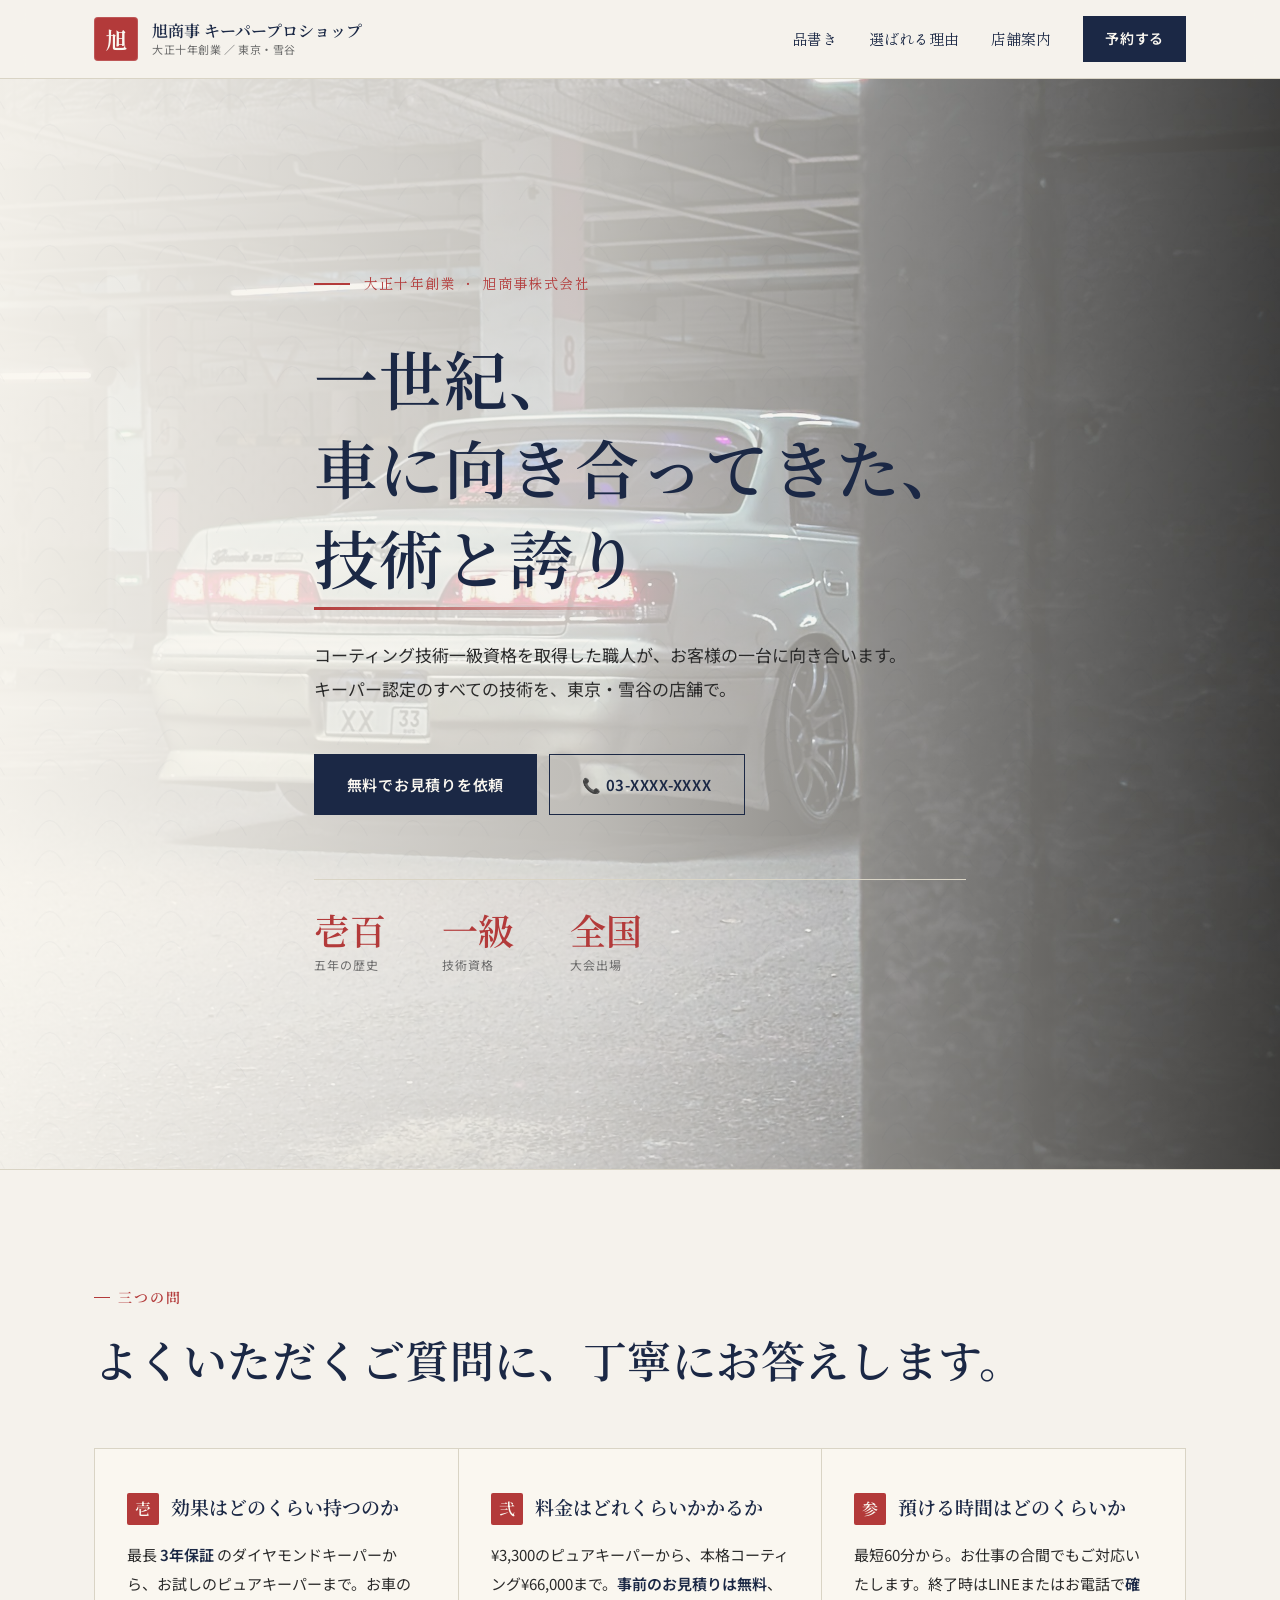
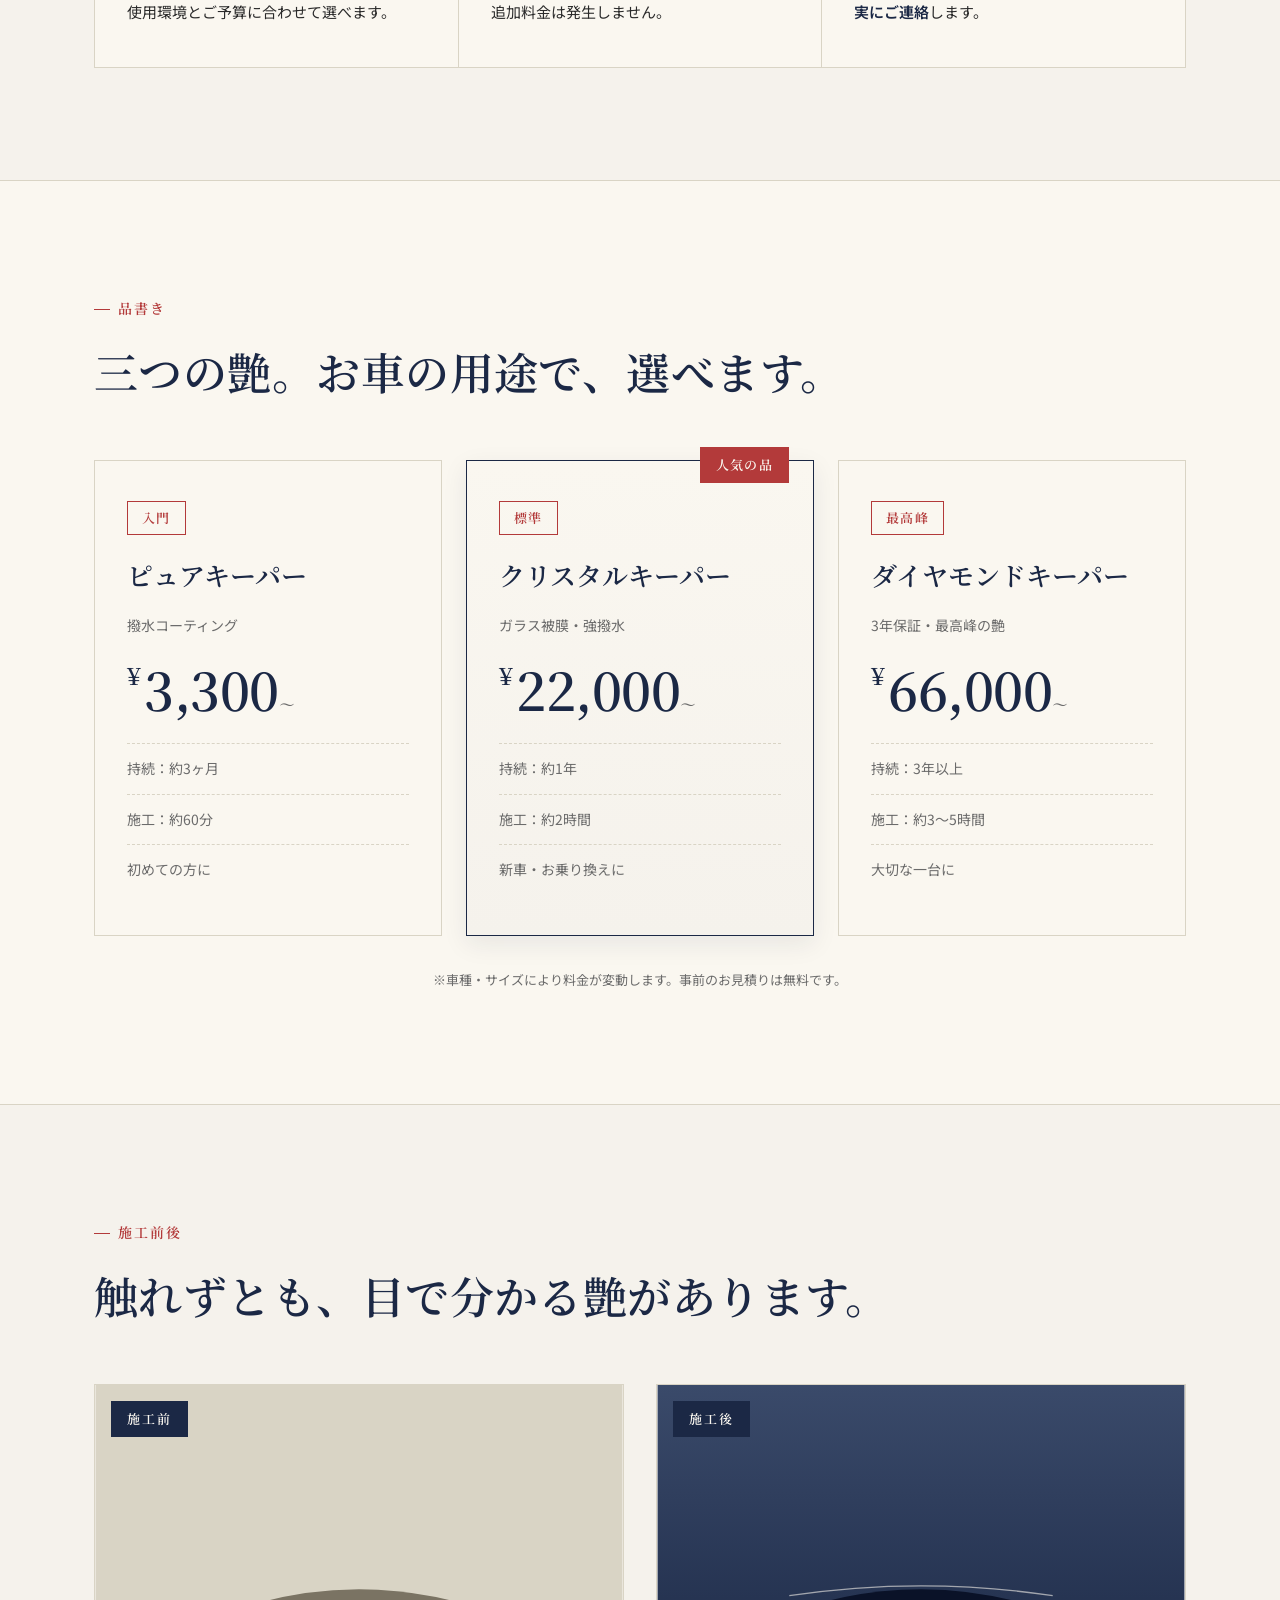
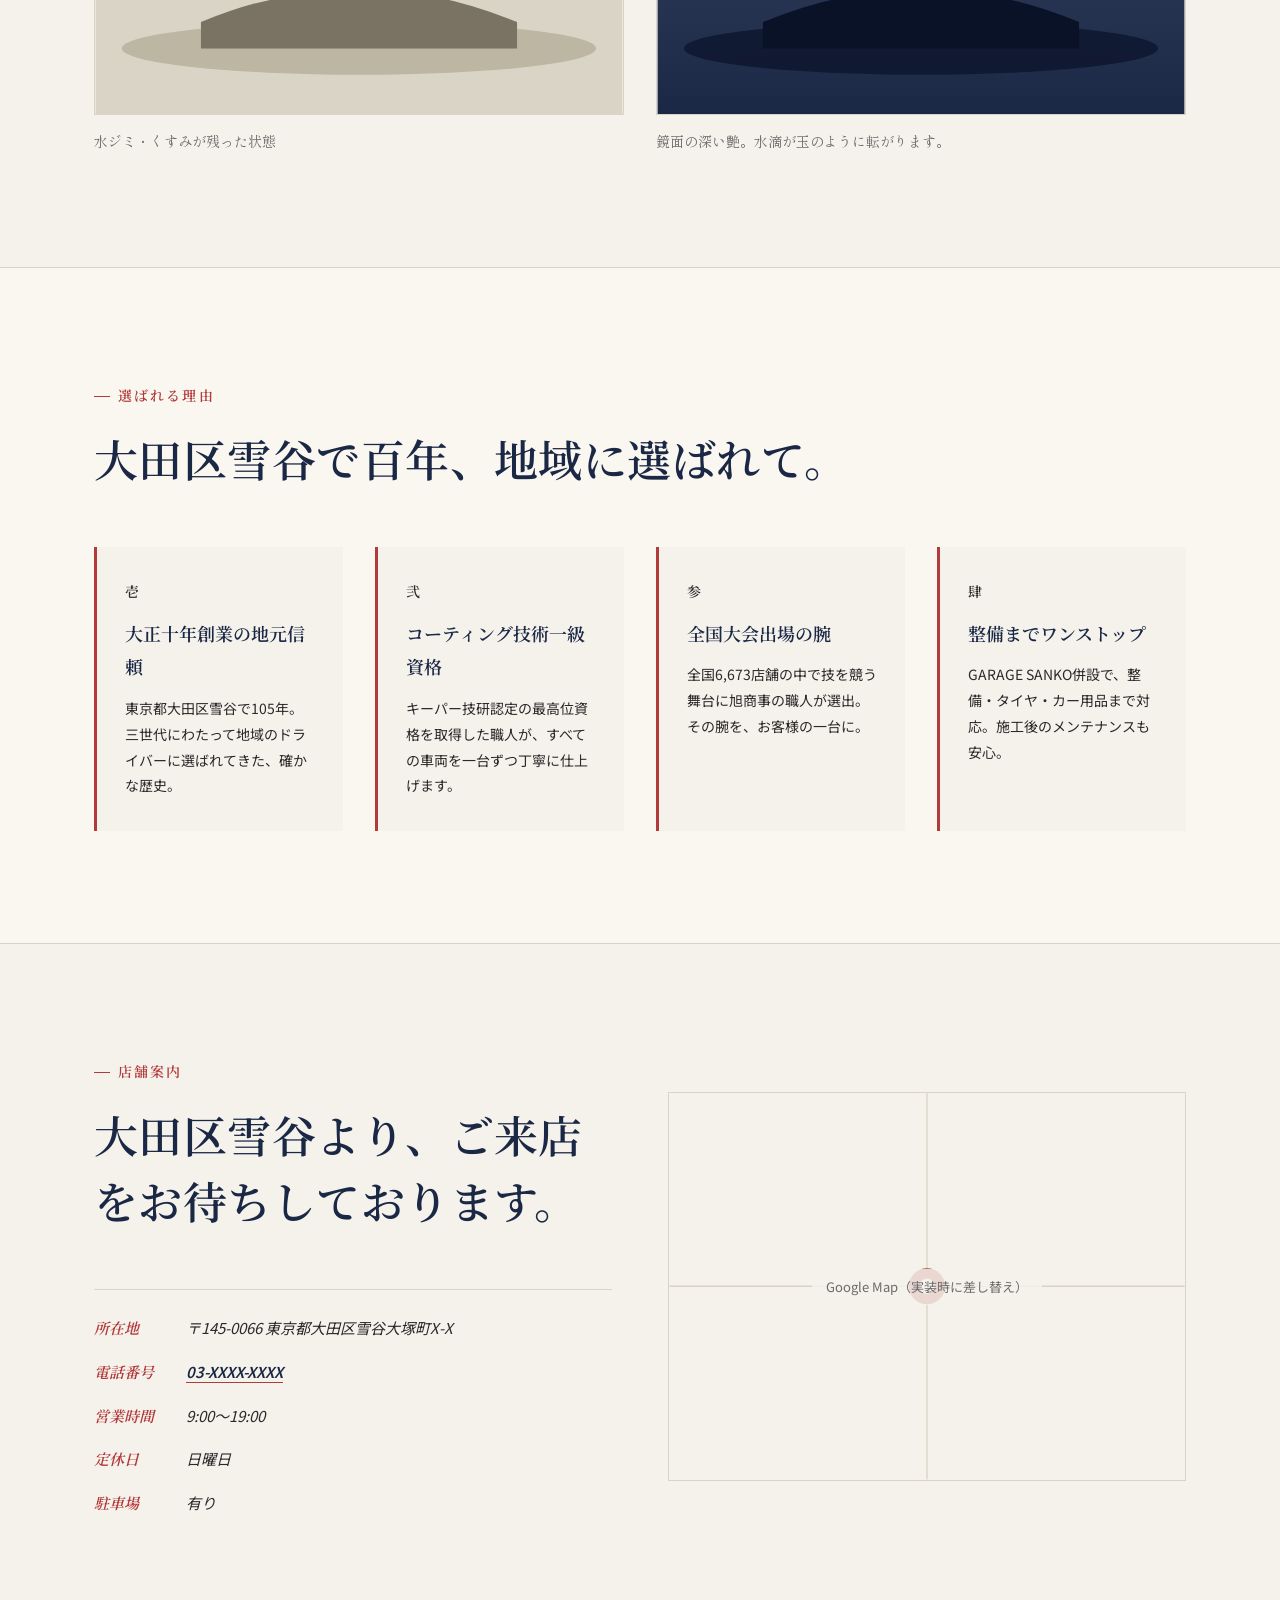
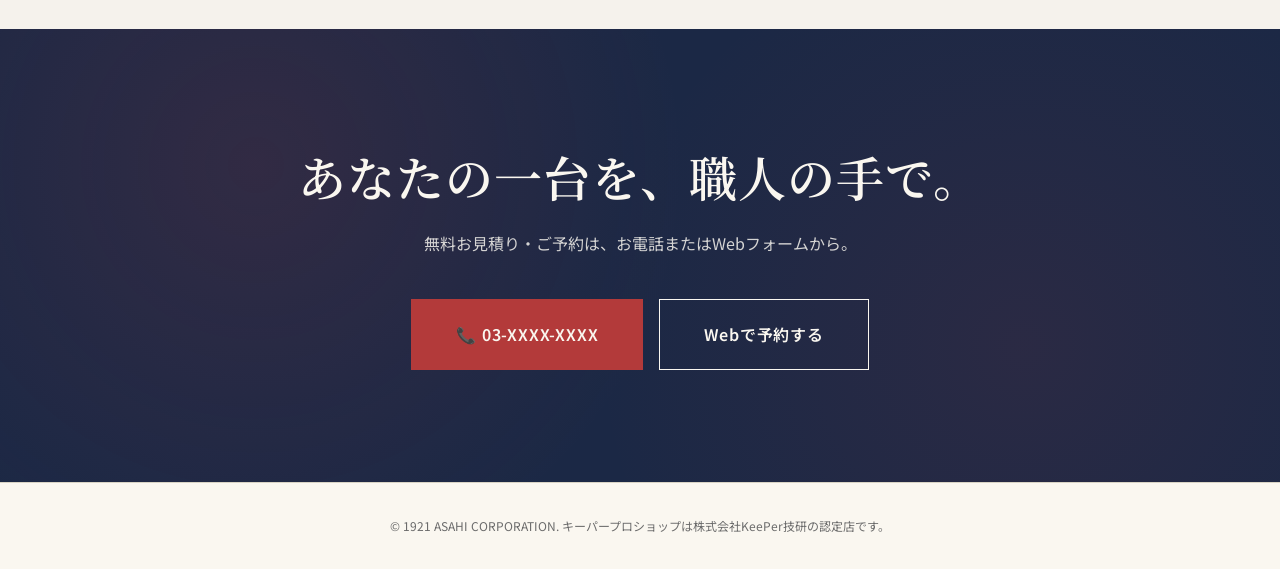
<file: pattern-c/index.html>
<!DOCTYPE html>
<html lang="ja">
<head>
<meta charset="UTF-8">
<meta name="viewport" content="width=device-width, initial-scale=1.0">
<title>キーパープロショップ｜旭商事株式会社｜大田区・雪谷のカーコーティング専門店</title>
<meta name="description" content="1921年創業・旭商事株式会社が運営するキーパープロショップ。コーティング技術一級資格を取得したスタッフが、ダイヤモンド／クリスタル／ピュアキーパーの本格カーコーティングを提供。東京都大田区雪谷で、百年の信頼を一台に。">
<meta name="keywords" content="キーパープロショップ,旭商事,カーコーティング,大田区,雪谷,ダイヤモンドキーパー,クリスタルキーパー,東京,コーティング">
<link rel="canonical" href="https://www.asahi-1921.co.jp/keeper/">

<meta property="og:type" content="website">
<meta property="og:title" content="キーパープロショップ｜旭商事株式会社｜大田区・雪谷">
<meta property="og:description" content="1921年創業・旭商事のキーパープロショップ。一級資格スタッフが施工する本格カーコーティング。">
<meta property="og:url" content="https://www.asahi-1921.co.jp/keeper/">
<meta property="og:site_name" content="旭商事株式会社">
<meta property="og:locale" content="ja_JP">
<meta name="twitter:card" content="summary_large_image">

<link rel="preconnect" href="https://fonts.googleapis.com">
<link rel="preconnect" href="https://fonts.gstatic.com" crossorigin>
<link href="https://fonts.googleapis.com/css2?family=Noto+Serif+JP:wght@400;500;600;700&family=Noto+Sans+JP:wght@400;500;700&family=Shippori+Mincho:wght@500;600;700&display=swap" rel="stylesheet">
<link rel="stylesheet" href="style.css">

<script type="application/ld+json">
{
  "@context": "https://schema.org",
  "@type": "AutomotiveBusiness",
  "name": "キーパープロショップ 旭商事",
  "url": "https://www.asahi-1921.co.jp/keeper/",
  "telephone": "+81-3-XXXX-XXXX",
  "address": {"@type":"PostalAddress","streetAddress":"雪谷大塚町X-X","addressLocality":"大田区","addressRegion":"東京都","postalCode":"145-0066","addressCountry":"JP"},
  "geo": {"@type": "GeoCoordinates", "latitude": 35.595, "longitude": 139.679},
  "openingHoursSpecification": [{"@type":"OpeningHoursSpecification","dayOfWeek":["Monday","Tuesday","Wednesday","Thursday","Friday","Saturday"],"opens":"09:00","closes":"19:00"}],
  "foundingDate": "1921",
  "priceRange": "¥¥",
  "areaServed": {"@type":"AdministrativeArea","name":"東京都大田区"}
}
</script>

<script type="application/ld+json">
{
  "@context": "https://schema.org",
  "@type": "FAQPage",
  "mainEntity": [
    {"@type":"Question","name":"キーパーコーティングの効果はどのくらい持ちますか？","acceptedAnswer":{"@type":"Answer","text":"プランにより異なります。ピュアキーパーは約3ヶ月、クリスタルキーパーは約1年、ダイヤモンドキーパーはメンテナンス継続で3年以上の効果が期待できます。"}},
    {"@type":"Question","name":"雨ジミや洗車キズは消せますか？","acceptedAnswer":{"@type":"Answer","text":"軽度の水ジミ・洗車キズは下地処理で大幅に改善します。深いキズはスタッフが診断し最適なプランをご提案します。"}},
    {"@type":"Question","name":"旭商事のキーパープロショップが選ばれる理由は？","acceptedAnswer":{"@type":"Answer","text":"1921年創業の地元密着サービスステーション運営の信頼と、コーティング技術一級資格を取得したスタッフによる技術力です。キーパー技術コンテスト全国大会出場の実績もあります。"}}
  ]
}
</script>
</head>
<body>

<header class="site-header" role="banner">
  <div class="container header-inner">
    <a href="#" class="brand" aria-label="旭商事キーパープロショップ トップへ">
      <span class="brand-seal" aria-hidden="true">旭</span>
      <span class="brand-text">
        <strong>旭商事 キーパープロショップ</strong>
        <small>大正十年創業 ／ 東京・雪谷</small>
      </span>
    </a>
    <nav class="site-nav" aria-label="主要ナビゲーション">
      <a href="#menu">品書き</a>
      <a href="#reasons">選ばれる理由</a>
      <a href="#access">店舗案内</a>
      <a href="#cta" class="nav-cta">予約する</a>
    </nav>
  </div>
</header>

<!-- ============ HERO ============ -->
<section class="hero" aria-labelledby="hero-h1">
  <!-- 背景画像：実車写真（差し替え自由） -->
  <div class="hero-pattern" aria-hidden="true">
    <img src="../images/hero-c.jpg" alt="" class="hero-bg-img">
    <div class="hero-bg-overlay"></div>
    <svg class="hero-seigaiha" width="100%" height="100%" preserveAspectRatio="xMidYMid slice" viewBox="0 0 1920 1080" aria-hidden="true">
      <defs>
        <pattern id="seigaiha" x="0" y="0" width="60" height="30" patternUnits="userSpaceOnUse">
          <path d="M 0 30 Q 15 0 30 30 T 60 30" stroke="#1B2845" stroke-width="0.5" fill="none" opacity="0.15"/>
          <path d="M -30 30 Q -15 0 0 30 T 30 30" stroke="#1B2845" stroke-width="0.5" fill="none" opacity="0.15"/>
        </pattern>
      </defs>
      <rect width="100%" height="100%" fill="url(#seigaiha)"/>
    </svg>
  </div>
  <div class="container hero-inner">
    <div class="hero-copy">
      <p class="hero-eyebrow"><span class="bar"></span>大正十年創業 ・ 旭商事株式会社</p>
      <h1 id="hero-h1" class="hero-title">
        <span class="nowrap">一世紀、</span><br>
        <span class="nowrap">車に向き合ってきた、</span><br>
        <span class="hero-em nowrap">技術と誇り</span>
      </h1>
      <p class="hero-sub">
        <span class="nowrap">コーティング技術一級資格を取得した職人が、</span><span class="nowrap">お客様の一台に向き合います。</span><br>
        <span class="nowrap">キーパー認定のすべての技術を、</span><span class="nowrap">東京・雪谷の店舗で。</span>
      </p>
      <div class="hero-cta-row">
        <a href="#cta" class="btn btn-primary">無料でお見積りを依頼</a>
        <a href="tel:03-XXXX-XXXX" class="btn btn-outline">📞 03-XXXX-XXXX</a>
      </div>
      <ul class="hero-trust" aria-label="信頼指標">
        <li>
          <span class="trust-num">壱百</span>
          <span class="trust-lbl">五年の歴史</span>
        </li>
        <li>
          <span class="trust-num">一級</span>
          <span class="trust-lbl">技術資格</span>
        </li>
        <li>
          <span class="trust-num">全国</span>
          <span class="trust-lbl">大会出場</span>
        </li>
      </ul>
    </div>
  </div>
</section>

<!-- ============ 不安に答える ============ -->
<section class="concerns" aria-labelledby="concerns-h2">
  <div class="container">
    <p class="section-eyebrow">三つの問</p>
    <h2 id="concerns-h2" class="section-title">よくいただくご質問に、丁寧にお答えします。</h2>
    <div class="concern-grid">
      <article class="concern-card">
        <p class="concern-q"><span class="num">壱</span>効果はどのくらい持つのか</p>
        <p class="concern-a">最長 <strong>3年保証</strong> のダイヤモンドキーパーから、お試しのピュアキーパーまで。お車の使用環境とご予算に合わせて選べます。</p>
      </article>
      <article class="concern-card">
        <p class="concern-q"><span class="num">弐</span>料金はどれくらいかかるか</p>
        <p class="concern-a">¥3,300のピュアキーパーから、本格コーティング¥66,000まで。<strong>事前のお見積りは無料</strong>、追加料金は発生しません。</p>
      </article>
      <article class="concern-card">
        <p class="concern-q"><span class="num">参</span>預ける時間はどのくらいか</p>
        <p class="concern-a">最短60分から。お仕事の合間でもご対応いたします。終了時はLINEまたはお電話で<strong>確実にご連絡</strong>します。</p>
      </article>
    </div>
  </div>
</section>

<!-- ============ メニュー ============ -->
<section class="menu" id="menu" aria-labelledby="menu-h2">
  <div class="container">
    <p class="section-eyebrow">品書き</p>
    <h2 id="menu-h2" class="section-title">三つの艶。お車の用途で、選べます。</h2>
    <div class="menu-grid">
      <article class="menu-card">
        <p class="menu-tier">入門</p>
        <h3>ピュアキーパー</h3>
        <p class="menu-effect">撥水コーティング</p>
        <p class="menu-price"><span>¥</span>3,300<small>〜</small></p>
        <ul class="menu-spec">
          <li>持続：約3ヶ月</li>
          <li>施工：約60分</li>
          <li>初めての方に</li>
        </ul>
      </article>
      <article class="menu-card menu-card-recommended">
        <p class="menu-badge">人気の品</p>
        <p class="menu-tier">標準</p>
        <h3>クリスタルキーパー</h3>
        <p class="menu-effect">ガラス被膜・強撥水</p>
        <p class="menu-price"><span>¥</span>22,000<small>〜</small></p>
        <ul class="menu-spec">
          <li>持続：約1年</li>
          <li>施工：約2時間</li>
          <li>新車・お乗り換えに</li>
        </ul>
      </article>
      <article class="menu-card">
        <p class="menu-tier">最高峰</p>
        <h3>ダイヤモンドキーパー</h3>
        <p class="menu-effect">3年保証・最高峰の艶</p>
        <p class="menu-price"><span>¥</span>66,000<small>〜</small></p>
        <ul class="menu-spec">
          <li>持続：3年以上</li>
          <li>施工：約3〜5時間</li>
          <li>大切な一台に</li>
        </ul>
      </article>
    </div>
    <p class="menu-note">※車種・サイズにより料金が変動します。事前のお見積りは無料です。</p>
  </div>
</section>

<!-- ============ Before/After ============ -->
<section class="ba" aria-labelledby="ba-h2">
  <div class="container">
    <p class="section-eyebrow">施工前後</p>
    <h2 id="ba-h2" class="section-title">触れずとも、目で分かる艶があります。</h2>
    <div class="ba-grid">
      <figure class="ba-figure">
        <!-- 後日：施工前の実車写真に差し替え -->
        <div class="ba-img ba-before" role="img" aria-label="施工前の車のボディ表面">
          <span class="ba-label">施工前</span>
          <svg viewBox="0 0 400 250"><rect width="400" height="250" fill="#d9d4c5"/><ellipse cx="200" cy="200" rx="180" ry="20" fill="#bcb6a3"/><path d="M 80 180 Q 200 130 320 180 L 320 200 L 80 200 Z" fill="#7a7363"/></svg>
        </div>
        <figcaption>水ジミ・くすみが残った状態</figcaption>
      </figure>
      <figure class="ba-figure">
        <!-- 後日：施工後の実車写真に差し替え -->
        <div class="ba-img ba-after" role="img" aria-label="施工後の車のボディ表面">
          <span class="ba-label">施工後</span>
          <svg viewBox="0 0 400 250"><defs><linearGradient id="afterC" x1="0" y1="0" x2="0" y2="1"><stop offset="0%" stop-color="#3a4a6a"/><stop offset="100%" stop-color="#1B2845"/></linearGradient></defs><rect width="400" height="250" fill="url(#afterC)"/><ellipse cx="200" cy="200" rx="180" ry="20" fill="#0a1228" opacity="0.7"/><path d="M 80 180 Q 200 130 320 180 L 320 200 L 80 200 Z" fill="#0a1228"/><path d="M 100 160 Q 200 145 300 160" stroke="#f5f2ec" stroke-width="1" fill="none" opacity="0.6"/></svg>
        </div>
        <figcaption>鏡面の深い艶。水滴が玉のように転がります。</figcaption>
      </figure>
    </div>
  </div>
</section>

<!-- ============ 選ばれる理由 ============ -->
<section class="reasons" id="reasons" aria-labelledby="reasons-h2">
  <div class="container">
    <p class="section-eyebrow">選ばれる理由</p>
    <h2 id="reasons-h2" class="section-title">大田区雪谷で百年、地域に選ばれて。</h2>
    <div class="reasons-grid">
      <article class="reason-card">
        <p class="reason-num">壱</p>
        <h3>大正十年創業の地元信頼</h3>
        <p>東京都大田区雪谷で105年。三世代にわたって地域のドライバーに選ばれてきた、確かな歴史。</p>
      </article>
      <article class="reason-card">
        <p class="reason-num">弐</p>
        <h3>コーティング技術一級資格</h3>
        <p>キーパー技研認定の最高位資格を取得した職人が、すべての車両を一台ずつ丁寧に仕上げます。</p>
      </article>
      <article class="reason-card">
        <p class="reason-num">参</p>
        <h3>全国大会出場の腕</h3>
        <p>全国6,673店舗の中で技を競う舞台に旭商事の職人が選出。その腕を、お客様の一台に。</p>
      </article>
      <article class="reason-card">
        <p class="reason-num">肆</p>
        <h3>整備までワンストップ</h3>
        <p>GARAGE SANKO併設で、整備・タイヤ・カー用品まで対応。施工後のメンテナンスも安心。</p>
      </article>
    </div>
  </div>
</section>

<!-- ============ アクセス ============ -->
<section class="access" id="access" aria-labelledby="access-h2">
  <div class="container access-inner">
    <div class="access-info">
      <p class="section-eyebrow">店舗案内</p>
      <h2 id="access-h2" class="section-title">大田区雪谷より、ご来店をお待ちしております。</h2>
      <address class="access-detail">
        <dl>
          <dt>所在地</dt><dd>〒145-0066 東京都大田区雪谷大塚町X-X</dd>
          <dt>電話番号</dt><dd><a href="tel:03-XXXX-XXXX">03-XXXX-XXXX</a></dd>
          <dt>営業時間</dt><dd>9:00〜19:00</dd>
          <dt>定休日</dt><dd>日曜日</dd>
          <dt>駐車場</dt><dd>有り</dd>
        </dl>
      </address>
    </div>
    <div class="access-map" aria-label="店舗地図">
      <!-- 後日：Google Maps iframeに差し替え -->
      <div class="map-placeholder">
        <svg viewBox="0 0 400 300"><rect width="400" height="300" fill="#f5f2ec"/><path d="M 0 150 L 400 150 M 200 0 L 200 300" stroke="#d9d4c5" stroke-width="1"/><circle cx="200" cy="150" r="14" fill="#B33A3A"/><circle cx="200" cy="150" r="6" fill="#f5f2ec"/></svg>
        <p>Google Map（実装時に差し替え）</p>
      </div>
    </div>
  </div>
</section>

<!-- ============ 最終CTA ============ -->
<section class="cta-final" id="cta" aria-labelledby="cta-h2">
  <div class="container">
    <h2 id="cta-h2" class="cta-title">あなたの一台を、職人の手で。</h2>
    <p class="cta-sub">無料お見積り・ご予約は、お電話またはWebフォームから。</p>
    <div class="cta-row">
      <a href="tel:03-XXXX-XXXX" class="btn btn-primary btn-lg">📞 03-XXXX-XXXX</a>
      <a href="#" class="btn btn-outline btn-lg">Webで予約する</a>
    </div>
  </div>
</section>

<footer class="site-footer">
  <div class="container">
    <p>© 1921 ASAHI CORPORATION. キーパープロショップは株式会社KeePer技研の認定店です。</p>
  </div>
</footer>

</body>
</html>
</file>
<file: pattern-a/style.css>
/* ===== Pattern A: Premium Black & Gold ===== */
:root {
  --bg: #14110d;
  --bg-2: #1c1813;
  --bg-3: #25201a;
  --gold: #c8a864;
  --gold-bright: #e9c97a;
  --gold-deep: #8a6d2e;
  --text: #f5f0e6;
  --text-mute: #b3a890;
  --line: #2f2820;
  --serif: "Cormorant Garamond", "Noto Serif JP", serif;
  --sans: "Noto Sans JP", system-ui, sans-serif;
}

* { box-sizing: border-box; margin: 0; padding: 0; }
html { scroll-behavior: smooth; }
body {
  font-family: var(--sans);
  background: var(--bg);
  color: var(--text);
  line-height: 1.7;
  font-size: 16px;
  -webkit-font-smoothing: antialiased;
}
a { color: inherit; text-decoration: none; }
img, svg { max-width: 100%; display: block; }

.container { max-width: 1140px; margin: 0 auto; padding: 0 24px; }

/* ===== Header ===== */
.site-header {
  position: sticky; top: 0; z-index: 50;
  background: rgba(10, 10, 10, 0.85);
  backdrop-filter: blur(12px);
  border-bottom: 1px solid var(--line);
}
.header-inner { display: flex; align-items: center; justify-content: space-between; padding: 18px 24px; }
.brand { display: flex; align-items: center; gap: 12px; }
.brand-mark {
  width: 40px; height: 40px;
  display: grid; place-items: center;
  border: 1px solid var(--gold);
  color: var(--gold);
  font-family: var(--serif); font-size: 22px; font-weight: 500;
  letter-spacing: 0.05em;
}
.brand-text {
  font-family: var(--serif); font-size: 14px; letter-spacing: 0.18em;
  display: flex; flex-direction: column; line-height: 1.2;
}
.brand-text small { font-size: 10px; color: var(--text-mute); letter-spacing: 0.2em; }

.site-nav { display: flex; gap: 28px; align-items: center; font-size: 14px; }
.site-nav a { color: var(--text-mute); transition: color 0.2s; }
.site-nav a:hover { color: var(--gold); }
.nav-cta {
  border: 1px solid var(--gold);
  color: var(--gold) !important;
  padding: 9px 22px;
  letter-spacing: 0.1em;
}
.nav-cta:hover { background: var(--gold); color: var(--bg) !important; }

/* ===== Hero ===== */
.hero { position: relative; min-height: 88vh; display: flex; align-items: center; overflow: hidden; }
.hero-bg { position: absolute; inset: 0; z-index: 0; }
.hero-bg-img {
  position: absolute; inset: 0;
  width: 100%; height: 100%;
  object-fit: cover;
  object-position: center;
}
.hero-bg-overlay {
  position: absolute; inset: 0;
  background:
    linear-gradient(90deg, rgba(20,17,13,0.95) 0%, rgba(20,17,13,0.7) 45%, rgba(20,17,13,0.2) 100%),
    radial-gradient(ellipse at 70% 30%, rgba(233,201,122,0.12) 0%, transparent 50%);
}
.hero-inner { position: relative; z-index: 1; padding: 80px 24px; }
.hero-copy { max-width: 860px; }
.nowrap { display: inline-block; }
.hero-eyebrow {
  font-family: var(--serif);
  font-size: 13px; letter-spacing: 0.4em;
  color: var(--gold); margin-bottom: 32px;
}
.hero-title {
  font-family: var(--serif);
  font-size: clamp(40px, 6vw, 72px);
  font-weight: 400; line-height: 1.2;
  letter-spacing: -0.01em;
  margin-bottom: 36px;
}
.hero-title .nowrap { display: block; }
.hero-title-em {
  background: linear-gradient(90deg, var(--gold-deep), var(--gold-bright), var(--gold-deep));
  -webkit-background-clip: text;
  -webkit-text-fill-color: transparent;
  background-clip: text;
}
.hero-sub {
  font-size: 17px; color: var(--text-mute);
  max-width: 640px; margin-bottom: 48px;
}
.hero-sub strong { color: var(--text); font-weight: 500; }

.hero-cta-row { display: flex; gap: 16px; margin-bottom: 64px; flex-wrap: wrap; }
.btn {
  display: inline-flex; align-items: center; justify-content: center;
  padding: 16px 32px; font-size: 15px;
  letter-spacing: 0.08em; font-weight: 500;
  transition: all 0.25s ease;
  cursor: pointer; border: 1px solid transparent;
}
.btn-gold {
  background: var(--gold); color: var(--bg);
  border-color: var(--gold);
}
.btn-gold:hover { background: var(--gold-bright); border-color: var(--gold-bright); }
.btn-ghost {
  background: transparent; color: var(--text);
  border-color: var(--line);
}
.btn-ghost:hover { border-color: var(--gold); color: var(--gold); }
.btn-lg { padding: 20px 44px; font-size: 16px; }

.hero-trust { list-style: none; display: flex; gap: 56px; flex-wrap: wrap; padding-top: 32px; border-top: 1px solid var(--line); }
.hero-trust li { display: flex; flex-direction: column; gap: 4px; }
.hero-trust strong {
  font-family: var(--serif); font-size: 36px;
  color: var(--gold); font-weight: 500;
}
.hero-trust span { font-size: 12px; color: var(--text-mute); letter-spacing: 0.15em; }

/* ===== Section common ===== */
.section-eyebrow {
  font-family: var(--serif);
  font-size: 13px; letter-spacing: 0.4em;
  color: var(--gold); margin-bottom: 16px;
}
.section-title {
  font-family: var(--serif);
  font-size: clamp(32px, 5vw, 52px);
  font-weight: 400; line-height: 1.25;
  margin-bottom: 56px;
  letter-spacing: -0.005em;
}

section { padding: 112px 0; }

/* ===== Concerns ===== */
.concerns { background: var(--bg-2); }
.concern-grid { display: grid; grid-template-columns: repeat(auto-fit, minmax(280px, 1fr)); gap: 24px; }
.concern-card {
  background: var(--bg);
  border: 1px solid var(--line);
  padding: 36px 32px;
  transition: border-color 0.3s;
}
.concern-card:hover { border-color: var(--gold); }
.concern-q { font-family: var(--serif); font-size: 22px; color: var(--gold); margin-bottom: 16px; }
.concern-a { color: var(--text-mute); font-size: 15px; }
.concern-a strong { color: var(--text); font-weight: 500; }

/* ===== Menu ===== */
.menu-grid { display: grid; grid-template-columns: repeat(auto-fit, minmax(280px, 1fr)); gap: 24px; }
.menu-card {
  background: var(--bg-2);
  border: 1px solid var(--line);
  padding: 40px 32px;
  position: relative;
  transition: transform 0.3s, border-color 0.3s;
}
.menu-card:hover { transform: translateY(-4px); border-color: var(--gold); }
.menu-card-recommended { border-color: var(--gold); }
.menu-card-premium { background: linear-gradient(180deg, var(--bg-2), var(--bg-3)); border-color: var(--gold-deep); }
.menu-tier {
  font-family: var(--serif); font-size: 13px; letter-spacing: 0.3em;
  color: var(--gold); margin-bottom: 8px;
}
.menu-card h3 { font-family: var(--serif); font-size: 28px; font-weight: 500; margin-bottom: 16px; }
.menu-effect { color: var(--text-mute); font-size: 14px; margin-bottom: 24px; }
.menu-price {
  font-family: var(--serif); font-size: 56px; color: var(--gold); font-weight: 400;
  line-height: 1; margin-bottom: 32px;
}
.menu-price span { font-size: 28px; vertical-align: top; margin-right: 4px; }
.menu-price small { font-size: 16px; color: var(--text-mute); }
.menu-spec { list-style: none; }
.menu-spec li {
  padding: 12px 0; border-top: 1px solid var(--line);
  font-size: 14px; color: var(--text-mute);
}
.menu-badge {
  position: absolute; top: -1px; right: -1px;
  background: var(--gold); color: var(--bg);
  padding: 6px 16px; font-size: 12px; letter-spacing: 0.15em; font-weight: 500;
}
.menu-note { color: var(--text-mute); font-size: 13px; margin-top: 32px; text-align: center; }

/* ===== Before/After ===== */
.ba { background: var(--bg-2); }
.ba-grid { display: grid; grid-template-columns: 1fr 1fr; gap: 24px; }
.ba-figure { display: flex; flex-direction: column; gap: 16px; }
.ba-img {
  position: relative; aspect-ratio: 16 / 10;
  border: 1px solid var(--line);
  overflow: hidden;
}
.ba-img svg { width: 100%; height: 100%; }
.ba-label {
  position: absolute; top: 16px; left: 16px;
  font-family: var(--serif); font-size: 11px; letter-spacing: 0.3em;
  color: var(--gold); padding: 6px 12px;
  border: 1px solid var(--gold);
}
.ba-figure figcaption { color: var(--text-mute); font-size: 14px; }
@media (max-width: 640px) { .ba-grid { grid-template-columns: 1fr; } }

/* ===== Reasons ===== */
.reasons-grid { display: grid; grid-template-columns: repeat(auto-fit, minmax(260px, 1fr)); gap: 32px; }
.reason-card { padding: 32px 0; border-top: 1px solid var(--gold-deep); }
.reason-num {
  font-family: var(--serif); font-size: 14px; letter-spacing: 0.2em;
  color: var(--gold); margin-bottom: 12px;
}
.reason-card h3 { font-family: var(--serif); font-size: 22px; font-weight: 500; margin-bottom: 12px; }
.reason-card p { color: var(--text-mute); font-size: 14px; }

/* ===== Access ===== */
.access { background: var(--bg-2); }
.access-inner { display: grid; grid-template-columns: 1fr 1fr; gap: 56px; align-items: center; }
@media (max-width: 768px) { .access-inner { grid-template-columns: 1fr; } }
.access-detail dl { display: grid; grid-template-columns: auto 1fr; gap: 16px 24px; font-size: 15px; margin-top: 24px; }
.access-detail dt { color: var(--gold); font-family: var(--serif); }
.access-detail dd { color: var(--text-mute); }
.access-detail a { color: var(--text); border-bottom: 1px solid var(--gold); }
.access-map { aspect-ratio: 4 / 3; border: 1px solid var(--line); position: relative; }
.map-placeholder { position: relative; height: 100%; display: grid; place-items: center; }
.map-placeholder svg { position: absolute; inset: 0; }
.map-placeholder p { position: relative; color: var(--text-mute); font-size: 13px; }

/* ===== CTA Final ===== */
.cta-final {
  text-align: center;
  background: radial-gradient(ellipse at center, var(--bg-3), var(--bg) 70%);
}
.cta-title { font-family: var(--serif); font-size: clamp(32px, 5vw, 52px); font-weight: 400; margin-bottom: 16px; }
.cta-sub { color: var(--text-mute); margin-bottom: 40px; }
.cta-row { display: flex; gap: 16px; justify-content: center; flex-wrap: wrap; }

/* ===== Footer ===== */
.site-footer { padding: 32px 0; border-top: 1px solid var(--line); text-align: center; }
.site-footer p { color: var(--text-mute); font-size: 12px; }

/* ===== Mobile ===== */
@media (max-width: 768px) {
  .site-nav { gap: 16px; font-size: 13px; }
  .site-nav a:not(.nav-cta) { display: none; }
  .hero { min-height: 80vh; }
  .hero-trust { gap: 24px; }
  .hero-trust strong { font-size: 28px; }
  section { padding: 72px 0; }
}
</file>
<file: pattern-b/style.css>
/* ===== Pattern B: Clear & Light ===== */
:root {
  --bg: #ffffff;
  --bg-soft: #f0f9ff;
  --bg-mute: #fafcfe;
  --primary: #0ea5e9;
  --primary-deep: #0284c7;
  --primary-bright: #38bdf8;
  --accent: #06b6d4;
  --navy: #0b1f3a;
  --text: #0b1f3a;
  --text-mute: #475569;
  --line: #e2e8f0;
  --shadow: 0 10px 30px rgba(14, 165, 233, 0.08), 0 2px 8px rgba(11, 31, 58, 0.04);
  --shadow-lg: 0 20px 60px rgba(14, 165, 233, 0.15), 0 8px 24px rgba(11, 31, 58, 0.06);
  --sans: "Inter", "Noto Sans JP", system-ui, sans-serif;
}

* { box-sizing: border-box; margin: 0; padding: 0; }
html { scroll-behavior: smooth; }
body {
  font-family: var(--sans);
  background: var(--bg);
  color: var(--text);
  line-height: 1.7;
  font-size: 16px;
  -webkit-font-smoothing: antialiased;
}
a { color: inherit; text-decoration: none; }
img, svg { max-width: 100%; display: block; }

.container { max-width: 1180px; margin: 0 auto; padding: 0 24px; }

/* ===== Header ===== */
.site-header {
  position: sticky; top: 0; z-index: 50;
  background: rgba(255, 255, 255, 0.85);
  backdrop-filter: blur(14px);
  border-bottom: 1px solid var(--line);
}
.header-inner { display: flex; align-items: center; justify-content: space-between; padding: 16px 24px; }
.brand { display: flex; align-items: center; gap: 12px; }
.brand-mark {
  width: 36px; height: 36px;
  background: linear-gradient(135deg, var(--primary) 0%, var(--accent) 100%);
  border-radius: 8px;
  position: relative;
}
.brand-mark::after {
  content: ""; position: absolute; inset: 8px;
  background: var(--bg); border-radius: 4px;
}
.brand-text { display: flex; flex-direction: column; line-height: 1.2; }
.brand-text strong { font-weight: 700; font-size: 16px; letter-spacing: 0.05em; }
.brand-text small { font-size: 11px; color: var(--text-mute); }

.site-nav { display: flex; gap: 28px; align-items: center; font-size: 14px; font-weight: 500; }
.site-nav a { color: var(--text); transition: color 0.2s; }
.site-nav a:hover { color: var(--primary); }
.nav-cta {
  background: var(--primary);
  color: #fff !important;
  padding: 9px 20px;
  border-radius: 8px;
  font-weight: 600;
  box-shadow: var(--shadow);
}
.nav-cta:hover { background: var(--primary-deep); }

/* ===== Hero ===== */
.hero {
  position: relative; min-height: 88vh;
  display: flex; align-items: center;
  overflow: hidden;
}
.hero-bg { position: absolute; inset: 0; pointer-events: none; z-index: 0; }
.hero-bg-img {
  position: absolute; inset: 0;
  width: 100%; height: 100%;
  object-fit: cover;
  object-position: center;
}
.hero-bg-overlay {
  position: absolute; inset: 0;
  background:
    linear-gradient(90deg, rgba(255,255,255,0.95) 0%, rgba(240,249,255,0.78) 45%, rgba(186,230,253,0.25) 100%),
    radial-gradient(ellipse at 80% 50%, rgba(14,165,233,0.1) 0%, transparent 60%);
}
.hero-inner { position: relative; z-index: 1; padding: 80px 24px; max-width: 1180px; margin: 0 auto; }
.hero-copy { position: relative; max-width: 860px; }
.nowrap { display: inline-block; }
.hero-eyebrow {
  display: inline-block;
  padding: 6px 14px;
  background: rgba(14, 165, 233, 0.1);
  border: 1px solid rgba(14, 165, 233, 0.2);
  color: var(--primary-deep);
  border-radius: 999px;
  font-size: 13px; font-weight: 600;
  margin-bottom: 28px;
}
.hero-title {
  font-size: clamp(36px, 5.5vw, 64px);
  font-weight: 700; line-height: 1.25;
  letter-spacing: -0.025em;
  margin-bottom: 28px;
}
.hero-title .nowrap { display: inline-block; }
.hero-em {
  background: linear-gradient(120deg, var(--primary), var(--accent));
  -webkit-background-clip: text;
  -webkit-text-fill-color: transparent;
  background-clip: text;
}
.hero-sub {
  font-size: 18px; color: var(--text-mute);
  max-width: 600px; margin-bottom: 40px;
}
.hero-cta-row { display: flex; gap: 12px; margin-bottom: 56px; flex-wrap: wrap; }
.btn {
  display: inline-flex; align-items: center; justify-content: center;
  padding: 14px 28px; font-size: 15px;
  font-weight: 600;
  border-radius: 10px;
  transition: all 0.2s ease;
  cursor: pointer; border: 1px solid transparent;
}
.btn-primary {
  background: var(--primary); color: #fff;
  box-shadow: var(--shadow-lg);
}
.btn-primary:hover { background: var(--primary-deep); transform: translateY(-1px); }
.btn-outline {
  background: #fff; color: var(--text);
  border-color: var(--line);
}
.btn-outline:hover { border-color: var(--primary); color: var(--primary); }
.btn-lg { padding: 18px 40px; font-size: 16px; }

.hero-trust {
  list-style: none; display: flex; gap: 40px; flex-wrap: wrap;
  padding-top: 28px; border-top: 1px solid var(--line);
}
.hero-trust li { display: flex; flex-direction: column; gap: 4px; }
.hero-trust strong { font-size: 32px; font-weight: 700; color: var(--primary-deep); letter-spacing: -0.02em; }
.hero-trust strong span { font-size: 16px; margin-left: 2px; color: var(--text-mute); }
.hero-trust .lbl { font-size: 12px; color: var(--text-mute); font-weight: 500; }

.hero-wave { position: absolute; bottom: -1px; left: 0; right: 0; line-height: 0; }
.hero-wave svg { width: 100%; height: 50px; }

/* ===== Section common ===== */
.section-eyebrow {
  display: inline-block;
  font-size: 12px; letter-spacing: 0.18em; font-weight: 700;
  color: var(--primary); margin-bottom: 14px;
}
.section-title {
  font-size: clamp(28px, 4.5vw, 44px);
  font-weight: 700; line-height: 1.3;
  letter-spacing: -0.02em;
  margin-bottom: 48px;
  color: var(--navy);
}
section { padding: 96px 0; }

/* ===== Concerns ===== */
.concerns { background: var(--bg-mute); }
.concern-grid { display: grid; grid-template-columns: repeat(auto-fit, minmax(280px, 1fr)); gap: 20px; }
.concern-card {
  background: #fff;
  border: 1px solid var(--line);
  border-radius: 16px;
  padding: 32px;
  transition: transform 0.2s, box-shadow 0.2s;
}
.concern-card:hover { transform: translateY(-3px); box-shadow: var(--shadow-lg); }
.concern-icon {
  width: 48px; height: 48px;
  background: rgba(14, 165, 233, 0.1);
  border-radius: 12px;
  display: grid; place-items: center;
  color: var(--primary);
  margin-bottom: 20px;
}
.concern-icon svg { width: 24px; height: 24px; }
.concern-q { font-size: 18px; font-weight: 700; color: var(--navy); margin-bottom: 12px; }
.concern-a { color: var(--text-mute); font-size: 15px; }
.concern-a strong { color: var(--navy); font-weight: 600; }

/* ===== Menu ===== */
.menu-grid { display: grid; grid-template-columns: repeat(auto-fit, minmax(280px, 1fr)); gap: 24px; }
.menu-card {
  background: #fff;
  border: 1px solid var(--line);
  border-radius: 20px;
  padding: 36px 32px;
  position: relative;
  transition: transform 0.2s, box-shadow 0.2s;
}
.menu-card:hover { transform: translateY(-4px); box-shadow: var(--shadow-lg); }
.menu-card-recommended {
  border: 2px solid var(--primary);
  box-shadow: var(--shadow-lg);
  transform: scale(1.02);
}
.menu-tier {
  display: inline-block;
  padding: 4px 12px;
  background: rgba(14, 165, 233, 0.1);
  color: var(--primary-deep);
  border-radius: 6px;
  font-size: 12px; font-weight: 700; letter-spacing: 0.1em;
  margin-bottom: 16px;
}
.menu-card h3 { font-size: 22px; font-weight: 700; color: var(--navy); margin-bottom: 16px; }
.menu-price { font-size: 48px; font-weight: 700; color: var(--navy); line-height: 1; margin-bottom: 8px; letter-spacing: -0.02em; }
.menu-price span { font-size: 24px; vertical-align: top; margin-right: 4px; }
.menu-price small { font-size: 14px; color: var(--text-mute); font-weight: 500; }
.menu-effect { color: var(--text-mute); font-size: 14px; margin-bottom: 24px; }
.menu-spec { list-style: none; }
.menu-spec li {
  padding: 12px 0; border-top: 1px solid var(--line);
  font-size: 14px; color: var(--text-mute);
}
.menu-badge {
  position: absolute; top: -12px; left: 50%; transform: translateX(-50%);
  background: var(--primary); color: #fff;
  padding: 6px 16px; border-radius: 999px;
  font-size: 12px; font-weight: 700; letter-spacing: 0.05em;
  box-shadow: var(--shadow);
}
.menu-note { color: var(--text-mute); font-size: 13px; margin-top: 24px; text-align: center; }

/* ===== Before/After ===== */
.ba { background: linear-gradient(180deg, #fff 0%, var(--bg-mute) 100%); }
.ba-grid { display: grid; grid-template-columns: 1fr 1fr; gap: 24px; }
.ba-figure { display: flex; flex-direction: column; gap: 12px; }
.ba-img {
  position: relative; aspect-ratio: 16 / 10;
  border-radius: 16px;
  overflow: hidden;
  box-shadow: var(--shadow);
}
.ba-img svg { width: 100%; height: 100%; }
.ba-label {
  position: absolute; top: 16px; left: 16px;
  font-size: 11px; letter-spacing: 0.2em; font-weight: 700;
  color: #fff; padding: 6px 14px;
  background: rgba(11, 31, 58, 0.7);
  border-radius: 999px;
  backdrop-filter: blur(8px);
}
.ba-figure figcaption { color: var(--text-mute); font-size: 14px; }
@media (max-width: 640px) { .ba-grid { grid-template-columns: 1fr; } }

/* ===== Reasons ===== */
.reasons-grid { display: grid; grid-template-columns: repeat(auto-fit, minmax(240px, 1fr)); gap: 24px; }
.reason-card {
  padding: 32px;
  background: #fff;
  border: 1px solid var(--line);
  border-radius: 16px;
  transition: border-color 0.2s, box-shadow 0.2s;
}
.reason-card:hover { border-color: var(--primary); box-shadow: var(--shadow); }
.reason-num {
  display: inline-block;
  width: 36px; height: 36px;
  background: linear-gradient(135deg, var(--primary), var(--accent));
  color: #fff;
  border-radius: 10px;
  display: grid; place-items: center;
  font-weight: 700; font-size: 14px;
  margin-bottom: 16px;
}
.reason-card h3 { font-size: 17px; font-weight: 700; color: var(--navy); margin-bottom: 10px; }
.reason-card p { color: var(--text-mute); font-size: 14px; }

/* ===== Access ===== */
.access { background: var(--bg-mute); }
.access-inner { display: grid; grid-template-columns: 1fr 1fr; gap: 56px; align-items: center; }
@media (max-width: 768px) { .access-inner { grid-template-columns: 1fr; } }
.access-detail dl { display: grid; grid-template-columns: auto 1fr; gap: 14px 24px; font-size: 15px; margin-top: 24px; }
.access-detail dt { color: var(--primary-deep); font-weight: 600; }
.access-detail dd { color: var(--text-mute); }
.access-detail a { color: var(--primary); font-weight: 600; }
.access-map {
  aspect-ratio: 4 / 3;
  border-radius: 16px;
  overflow: hidden;
  box-shadow: var(--shadow);
  position: relative;
}
.map-placeholder { position: relative; height: 100%; display: grid; place-items: center; background: var(--bg-soft); }
.map-placeholder svg { position: absolute; inset: 0; width: 100%; height: 100%; }
.map-placeholder p { position: relative; color: var(--text-mute); font-size: 13px; background: rgba(255,255,255,0.85); padding: 6px 14px; border-radius: 6px; }

/* ===== CTA Final ===== */
.cta-final {
  text-align: center;
  background: linear-gradient(135deg, var(--primary) 0%, var(--accent) 100%);
  color: #fff;
}
.cta-final .cta-title { font-size: clamp(28px, 4.5vw, 44px); font-weight: 700; margin-bottom: 16px; letter-spacing: -0.02em; line-height: 1.3; }
.cta-final .cta-sub { color: rgba(255,255,255,0.9); margin-bottom: 36px; }
.cta-final .btn-primary { background: #fff; color: var(--primary-deep); }
.cta-final .btn-primary:hover { background: #f0f9ff; }
.cta-final .btn-outline { background: transparent; color: #fff; border-color: rgba(255,255,255,0.5); }
.cta-final .btn-outline:hover { background: rgba(255,255,255,0.1); border-color: #fff; }
.cta-row { display: flex; gap: 16px; justify-content: center; flex-wrap: wrap; }

/* ===== Footer ===== */
.site-footer { padding: 28px 0; border-top: 1px solid var(--line); text-align: center; background: #fff; }
.site-footer p { color: var(--text-mute); font-size: 12px; }

/* ===== Mobile ===== */
@media (max-width: 768px) {
  .site-nav { gap: 14px; }
  .site-nav a:not(.nav-cta) { display: none; }
  section { padding: 64px 0; }
  .hero { min-height: 78vh; }
  .menu-card-recommended { transform: none; }
}
</file>
<file: pattern-c/style.css>
/* ===== Pattern C: Heritage & Craftsman ===== */
:root {
  --bg: #f5f2ec;
  --bg-paper: #faf7f0;
  --bg-mute: #ebe6d8;
  --navy: #1b2845;
  --navy-deep: #0f1830;
  --crimson: #b33a3a;
  --crimson-deep: #8c2828;
  --sumi: #1a1a1a;
  --text: #2a2a2a;
  --text-mute: #6b6b6b;
  --line: #d9d4c5;
  --serif: "Shippori Mincho", "Noto Serif JP", serif;
  --sans: "Noto Sans JP", system-ui, sans-serif;
}

* { box-sizing: border-box; margin: 0; padding: 0; }
html { scroll-behavior: smooth; }
body {
  font-family: var(--sans);
  background: var(--bg);
  color: var(--text);
  line-height: 1.85;
  font-size: 16px;
  -webkit-font-smoothing: antialiased;
}
a { color: inherit; text-decoration: none; }
img, svg { max-width: 100%; display: block; }

.container { max-width: 1140px; margin: 0 auto; padding: 0 24px; }

/* ===== Header ===== */
.site-header {
  position: sticky; top: 0; z-index: 50;
  background: rgba(245, 242, 236, 0.92);
  backdrop-filter: blur(12px);
  border-bottom: 1px solid var(--line);
}
.header-inner { display: flex; align-items: center; justify-content: space-between; padding: 16px 24px; }
.brand { display: flex; align-items: center; gap: 14px; }
.brand-seal {
  width: 44px; height: 44px;
  background: var(--crimson);
  color: var(--bg-paper);
  display: grid; place-items: center;
  font-family: var(--serif); font-size: 22px; font-weight: 700;
  border-radius: 4px;
  box-shadow: inset 0 0 0 1px rgba(255,255,255,0.15);
}
.brand-text { display: flex; flex-direction: column; line-height: 1.3; }
.brand-text strong { font-family: var(--serif); font-size: 16px; font-weight: 600; color: var(--navy); }
.brand-text small { font-size: 11px; color: var(--text-mute); letter-spacing: 0.05em; }

.site-nav { display: flex; gap: 32px; align-items: center; font-family: var(--serif); font-size: 15px; }
.site-nav a { color: var(--navy); transition: color 0.2s; }
.site-nav a:hover { color: var(--crimson); }
.nav-cta {
  background: var(--navy);
  color: var(--bg-paper) !important;
  padding: 10px 22px;
  font-family: var(--sans);
  font-size: 14px; font-weight: 600;
  letter-spacing: 0.05em;
}
.nav-cta:hover { background: var(--crimson); }

/* ===== Hero ===== */
.hero {
  position: relative; min-height: 90vh;
  display: flex; align-items: center;
  overflow: hidden;
  border-bottom: 1px solid var(--line);
}
.hero-pattern { position: absolute; inset: 0; pointer-events: none; z-index: 0; }
.hero-bg-img {
  position: absolute; inset: 0;
  width: 100%; height: 100%;
  object-fit: cover;
  object-position: center;
}
.hero-bg-overlay {
  position: absolute; inset: 0;
  background:
    linear-gradient(90deg, rgba(250,247,240,0.96) 0%, rgba(245,242,236,0.78) 45%, rgba(245,242,236,0.25) 100%);
}
.hero-seigaiha { position: absolute; inset: 0; opacity: 0.5; }
.hero-inner { position: relative; z-index: 1; padding: 80px 24px; max-width: 1100px; margin: 0 auto; }
.hero-copy { position: relative; max-width: 880px; }
.nowrap { display: inline-block; }
.hero-eyebrow {
  display: flex; align-items: center; gap: 14px;
  font-family: var(--serif); font-size: 14px;
  color: var(--crimson); margin-bottom: 36px;
  letter-spacing: 0.1em;
}
.hero-eyebrow .bar {
  display: inline-block; width: 36px; height: 2px;
  background: var(--crimson);
}
.hero-title {
  font-family: var(--serif);
  font-size: clamp(36px, 5.5vw, 64px);
  font-weight: 600; line-height: 1.4;
  letter-spacing: 0.02em;
  margin-bottom: 36px;
  color: var(--navy);
}
.hero-title .nowrap { display: inline-block; }
.hero-em {
  position: relative;
  display: inline-block;
}
.hero-em::after {
  content: "";
  position: absolute; left: 0; right: 0; bottom: -8px;
  height: 3px;
  background: linear-gradient(90deg, var(--crimson), transparent);
}
.hero-sub {
  font-size: 17px; color: var(--text);
  max-width: 640px; margin-bottom: 48px;
  line-height: 2;
}

.hero-cta-row { display: flex; gap: 12px; margin-bottom: 64px; flex-wrap: wrap; }
.btn {
  display: inline-flex; align-items: center; justify-content: center;
  padding: 16px 32px; font-size: 15px;
  font-weight: 600; letter-spacing: 0.05em;
  transition: all 0.2s ease;
  cursor: pointer; border: 1px solid transparent;
}
.btn-primary {
  background: var(--navy); color: var(--bg-paper);
  border-color: var(--navy);
}
.btn-primary:hover { background: var(--crimson); border-color: var(--crimson); }
.btn-outline {
  background: transparent; color: var(--navy);
  border-color: var(--navy);
}
.btn-outline:hover { background: var(--navy); color: var(--bg-paper); }
.btn-lg { padding: 20px 44px; font-size: 16px; }

.hero-trust {
  list-style: none; display: flex; gap: 56px; flex-wrap: wrap;
  padding-top: 32px; border-top: 1px solid var(--line);
}
.hero-trust li { display: flex; flex-direction: column; gap: 6px; }
.trust-num {
  font-family: var(--serif); font-size: 36px; font-weight: 600;
  color: var(--crimson); line-height: 1;
}
.trust-lbl { font-size: 12px; color: var(--text-mute); letter-spacing: 0.1em; }

/* ===== Section common ===== */
.section-eyebrow {
  display: inline-block;
  font-family: var(--serif);
  font-size: 14px; font-weight: 600;
  color: var(--crimson);
  margin-bottom: 16px;
  letter-spacing: 0.15em;
  position: relative;
  padding-left: 24px;
}
.section-eyebrow::before {
  content: ""; position: absolute; left: 0; top: 50%;
  width: 16px; height: 1px; background: var(--crimson);
}
.section-title {
  font-family: var(--serif);
  font-size: clamp(28px, 4.5vw, 44px);
  font-weight: 600; line-height: 1.5;
  margin-bottom: 56px;
  color: var(--navy);
  letter-spacing: 0.01em;
}
section { padding: 112px 0; }

/* ===== Concerns ===== */
.concerns { background: var(--bg); border-bottom: 1px solid var(--line); }
.concern-grid { display: grid; grid-template-columns: repeat(auto-fit, minmax(280px, 1fr)); gap: 0; border-top: 1px solid var(--line); border-left: 1px solid var(--line); }
.concern-card {
  padding: 40px 32px;
  background: var(--bg-paper);
  border-right: 1px solid var(--line);
  border-bottom: 1px solid var(--line);
}
.concern-q {
  font-family: var(--serif); font-size: 19px; font-weight: 600;
  color: var(--navy); margin-bottom: 16px;
  display: flex; align-items: baseline; gap: 12px;
}
.concern-q .num {
  display: inline-grid; place-items: center;
  width: 32px; height: 32px;
  background: var(--crimson); color: var(--bg-paper);
  font-family: var(--serif);
  font-size: 16px;
  border-radius: 2px;
  flex-shrink: 0;
}
.concern-a { color: var(--text); font-size: 15px; line-height: 1.9; }
.concern-a strong { color: var(--navy); font-weight: 600; }

/* ===== Menu ===== */
.menu { background: var(--bg-paper); }
.menu-grid { display: grid; grid-template-columns: repeat(auto-fit, minmax(280px, 1fr)); gap: 24px; }
.menu-card {
  background: var(--bg-paper);
  border: 1px solid var(--line);
  padding: 40px 32px;
  position: relative;
  transition: transform 0.25s, border-color 0.25s;
}
.menu-card:hover { transform: translateY(-4px); border-color: var(--navy); }
.menu-card-recommended {
  border: 1px solid var(--navy);
  background: linear-gradient(180deg, var(--bg-paper), var(--bg));
  box-shadow: 0 8px 24px rgba(27, 40, 69, 0.08);
}
.menu-tier {
  display: inline-block;
  font-family: var(--serif);
  font-size: 13px; font-weight: 600;
  color: var(--crimson);
  border: 1px solid var(--crimson);
  padding: 4px 14px;
  margin-bottom: 16px;
  letter-spacing: 0.1em;
}
.menu-card h3 {
  font-family: var(--serif);
  font-size: 26px; font-weight: 600;
  color: var(--navy);
  margin-bottom: 14px;
}
.menu-effect { color: var(--text-mute); font-size: 14px; margin-bottom: 24px; }
.menu-price {
  font-family: var(--serif);
  font-size: 52px; font-weight: 600;
  color: var(--navy);
  line-height: 1; margin-bottom: 28px;
  letter-spacing: -0.01em;
}
.menu-price span { font-size: 24px; vertical-align: top; margin-right: 4px; }
.menu-price small { font-size: 16px; color: var(--text-mute); font-weight: 500; }
.menu-spec { list-style: none; }
.menu-spec li {
  padding: 12px 0; border-top: 1px dashed var(--line);
  font-size: 14px; color: var(--text-mute);
}
.menu-badge {
  position: absolute; top: -14px; right: 24px;
  background: var(--crimson);
  color: var(--bg-paper);
  padding: 6px 16px;
  font-family: var(--serif);
  font-size: 13px; font-weight: 600;
  letter-spacing: 0.1em;
}
.menu-note { color: var(--text-mute); font-size: 13px; margin-top: 32px; text-align: center; }

/* ===== Before/After ===== */
.ba { background: var(--bg); border-top: 1px solid var(--line); border-bottom: 1px solid var(--line); }
.ba-grid { display: grid; grid-template-columns: 1fr 1fr; gap: 32px; }
.ba-figure { display: flex; flex-direction: column; gap: 14px; }
.ba-img {
  position: relative; aspect-ratio: 16 / 10;
  border: 1px solid var(--line);
  overflow: hidden;
}
.ba-img svg { width: 100%; height: 100%; }
.ba-label {
  position: absolute; top: 16px; left: 16px;
  font-family: var(--serif); font-size: 13px; font-weight: 600;
  color: var(--bg-paper);
  background: var(--navy);
  padding: 6px 16px;
  letter-spacing: 0.15em;
}
.ba-figure figcaption { color: var(--text-mute); font-size: 14px; font-family: var(--serif); }
@media (max-width: 640px) { .ba-grid { grid-template-columns: 1fr; } }

/* ===== Reasons ===== */
.reasons { background: var(--bg-paper); }
.reasons-grid { display: grid; grid-template-columns: repeat(auto-fit, minmax(240px, 1fr)); gap: 32px; }
.reason-card {
  padding: 32px 28px;
  background: var(--bg);
  border-left: 3px solid var(--crimson);
  transition: transform 0.2s;
}
.reason-card:hover { transform: translateX(4px); }
.reason-num {
  font-family: var(--serif); font-size: 28px; font-weight: 600;
  color: var(--crimson);
  margin-bottom: 12px;
  line-height: 1;
}
.reason-card h3 {
  font-family: var(--serif); font-size: 18px; font-weight: 600;
  color: var(--navy); margin-bottom: 12px;
}
.reason-card p { color: var(--text); font-size: 14px; line-height: 1.85; }

/* ===== Access ===== */
.access { background: var(--bg); border-top: 1px solid var(--line); }
.access-inner { display: grid; grid-template-columns: 1fr 1fr; gap: 56px; align-items: center; }
@media (max-width: 768px) { .access-inner { grid-template-columns: 1fr; } }
.access-detail dl {
  display: grid; grid-template-columns: auto 1fr;
  gap: 16px 32px; font-size: 15px;
  margin-top: 28px;
  border-top: 1px solid var(--line);
  padding-top: 24px;
}
.access-detail dt { font-family: var(--serif); color: var(--crimson); font-weight: 600; }
.access-detail dd { color: var(--text); }
.access-detail a { color: var(--navy); border-bottom: 1px solid var(--crimson); font-weight: 600; }
.access-map {
  aspect-ratio: 4 / 3;
  border: 1px solid var(--line);
  position: relative;
}
.map-placeholder { position: relative; height: 100%; display: grid; place-items: center; }
.map-placeholder svg { position: absolute; inset: 0; width: 100%; height: 100%; }
.map-placeholder p { position: relative; color: var(--text-mute); font-size: 13px; background: rgba(245,242,236,0.85); padding: 6px 14px; }

/* ===== CTA Final ===== */
.cta-final {
  text-align: center;
  background: var(--navy);
  color: var(--bg-paper);
  position: relative;
  overflow: hidden;
}
.cta-final::before {
  content: ""; position: absolute; inset: 0;
  background-image:
    radial-gradient(circle at 20% 30%, rgba(179,58,58,0.15) 0%, transparent 40%),
    radial-gradient(circle at 80% 70%, rgba(179,58,58,0.1) 0%, transparent 40%);
}
.cta-final > .container { position: relative; }
.cta-final .cta-title {
  font-family: var(--serif);
  font-size: clamp(28px, 4.5vw, 48px);
  font-weight: 600; margin-bottom: 16px;
  letter-spacing: 0.02em;
  line-height: 1.5;
}
.cta-final .cta-sub { color: rgba(245,242,236,0.85); margin-bottom: 40px; }
.cta-final .btn-primary { background: var(--crimson); border-color: var(--crimson); color: var(--bg-paper); }
.cta-final .btn-primary:hover { background: var(--crimson-deep); border-color: var(--crimson-deep); }
.cta-final .btn-outline { color: var(--bg-paper); border-color: var(--bg-paper); }
.cta-final .btn-outline:hover { background: var(--bg-paper); color: var(--navy); }
.cta-row { display: flex; gap: 16px; justify-content: center; flex-wrap: wrap; }

/* ===== Footer ===== */
.site-footer { padding: 32px 0; border-top: 1px solid var(--line); text-align: center; background: var(--bg-paper); }
.site-footer p { color: var(--text-mute); font-size: 12px; }

/* ===== Mobile ===== */
@media (max-width: 768px) {
  .site-nav { gap: 14px; font-size: 14px; }
  .site-nav a:not(.nav-cta) { display: none; }
  section { padding: 72px 0; }
  .hero { min-height: 80vh; }
  .hero-trust { gap: 24px; }
  .trust-num { font-size: 28px; }
}
</file>
